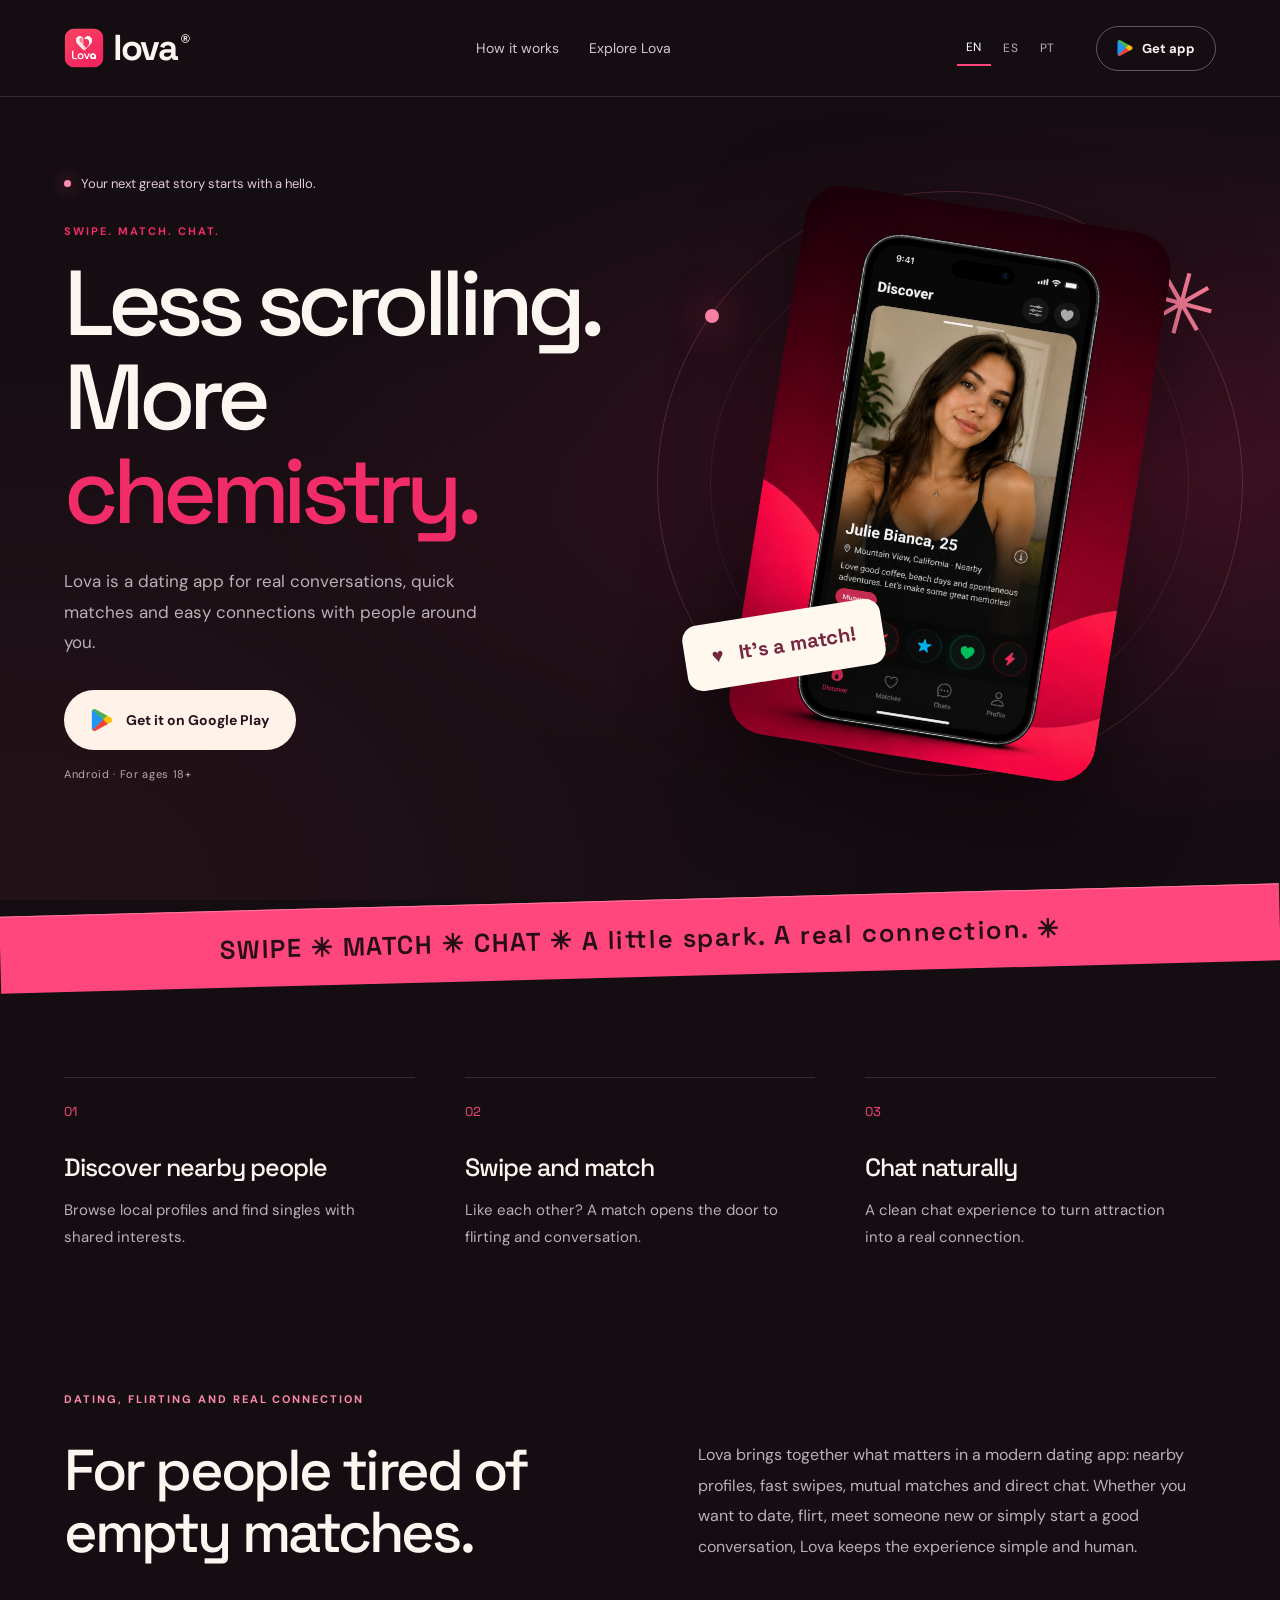
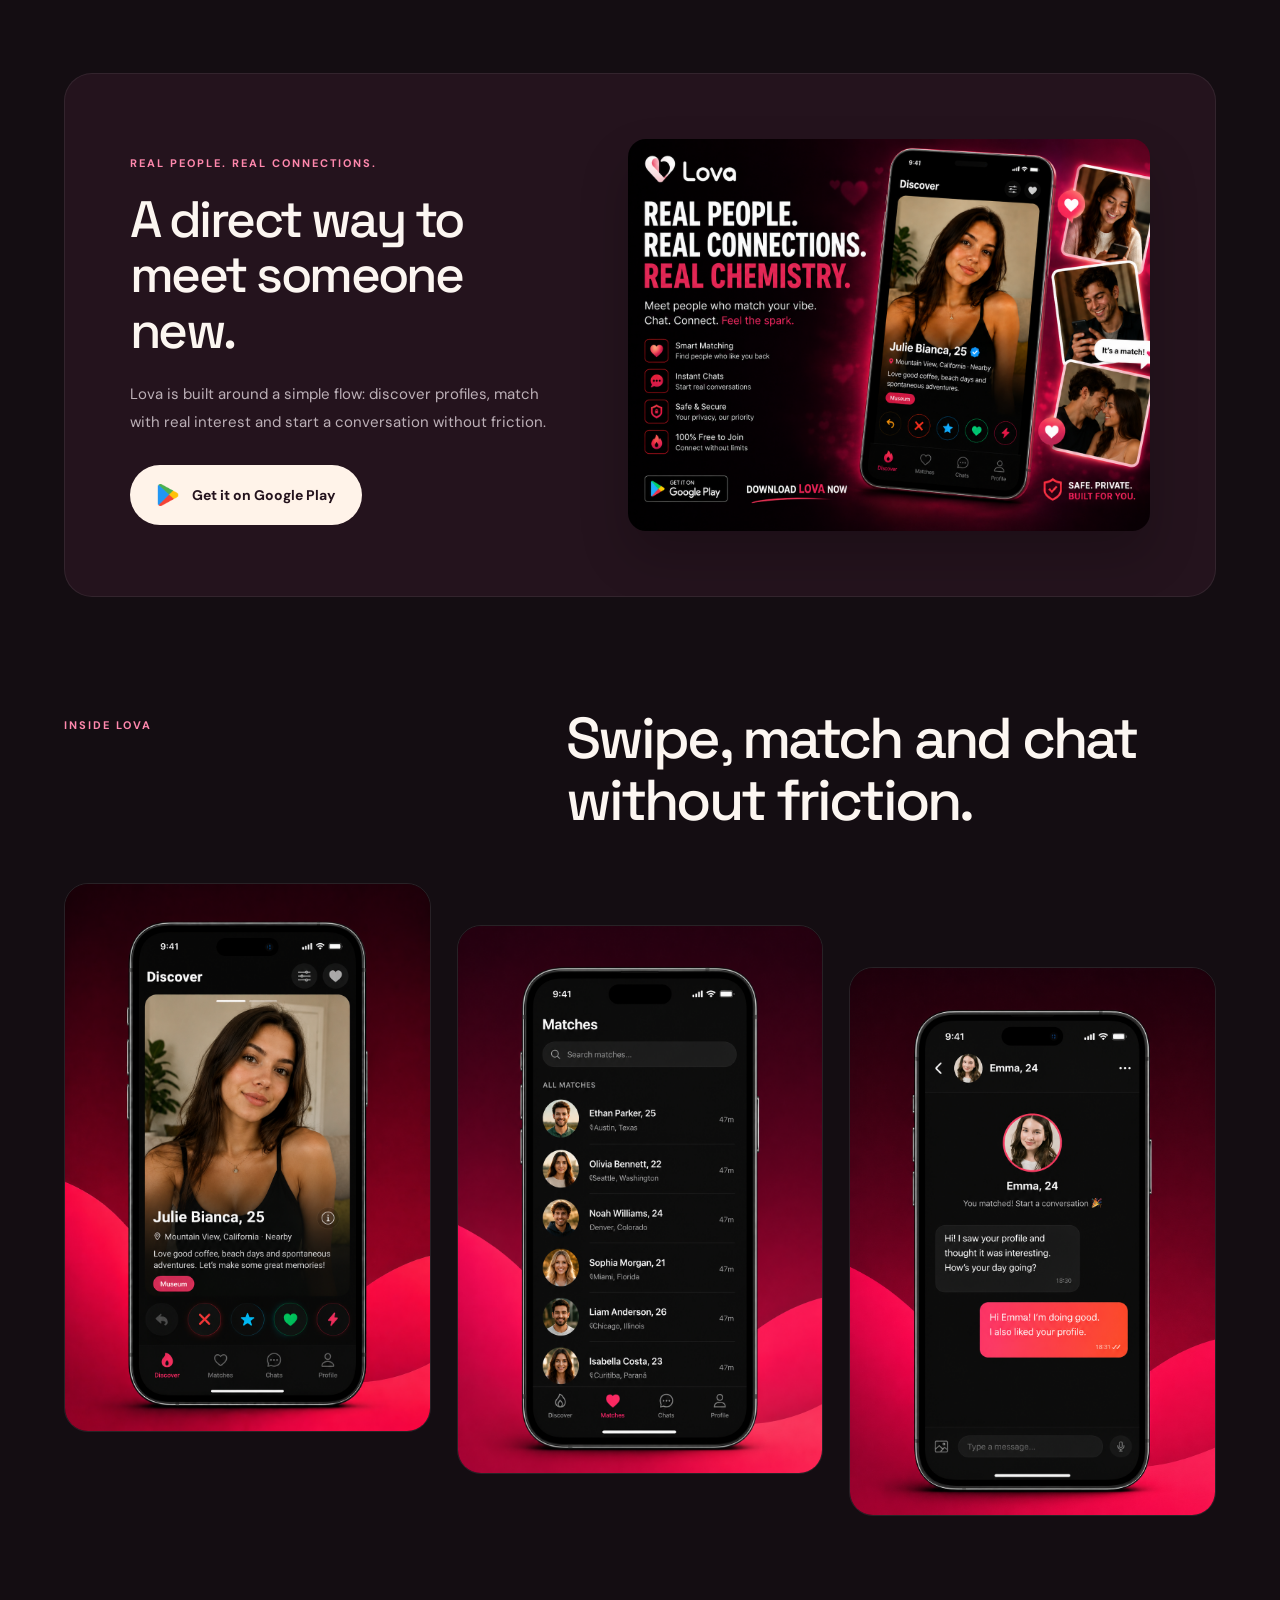
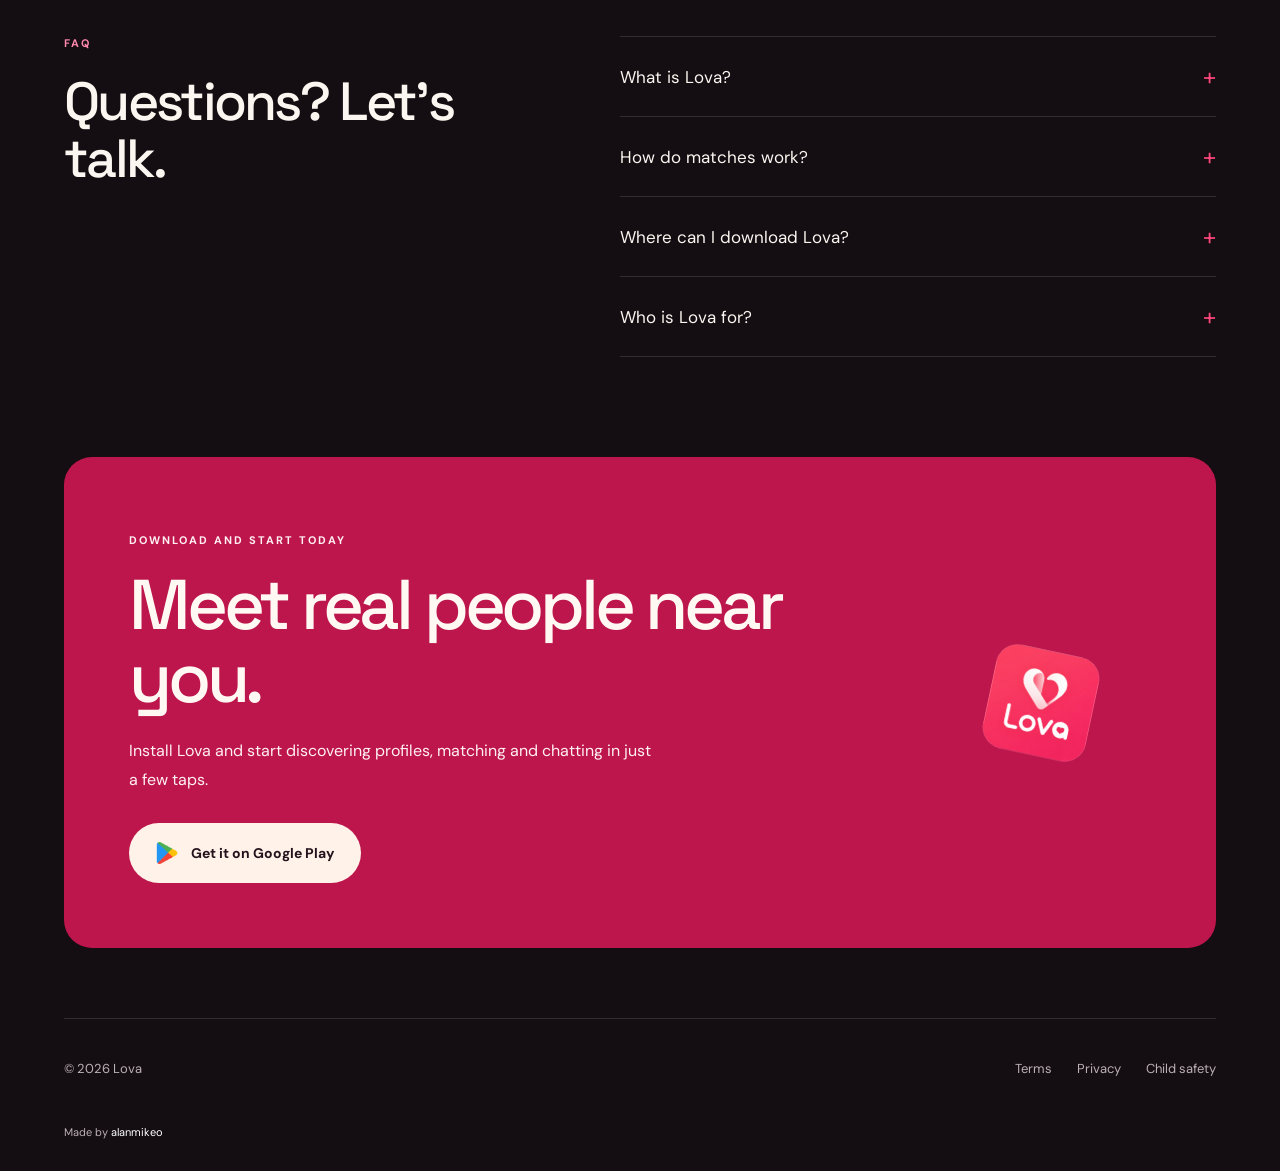
<file: index.html>
<!doctype html>
<html lang="en">
  <head>
    <meta charset="utf-8" />
    <meta name="viewport" content="width=device-width, initial-scale=1" />
    <title>Lova | Dating app to meet people nearby</title>
    <meta
      name="description"
      content="Lova is a dating app to meet people nearby: swipe, match, chat and start real conversations with people who match your vibe."
    />
    <meta name="robots" content="index, follow, max-image-preview:large" />
    <meta name="googlebot" content="index, follow, max-image-preview:large" />
    <meta name="author" content="alanmikeo" />
    <meta name="application-name" content="Lova" />
    <meta name="apple-mobile-web-app-title" content="Lova" />
    <meta name="format-detection" content="telephone=no" />
    <link rel="canonical" href="https://alanmikeo.github.io/lova-dating/" />
    <link rel="alternate" hreflang="x-default" href="https://alanmikeo.github.io/lova-dating/" />
    <link rel="alternate" hreflang="en" href="https://alanmikeo.github.io/lova-dating/" />
    <link rel="alternate" hreflang="es" href="https://alanmikeo.github.io/lova-dating/es/" />
    <link rel="alternate" hreflang="pt-BR" href="https://alanmikeo.github.io/lova-dating/pt-br/" />
    <link rel="sitemap" type="application/xml" href="https://alanmikeo.github.io/lova-dating/sitemap.xml" />
    <link rel="icon" href="lova-imgs/logo.png" />
    <link rel="apple-touch-icon" href="lova-imgs/logo.png" />
    <meta property="og:site_name" content="Lova" />
    <meta property="og:title" content="Lova | Dating app to meet people nearby" />
    <meta
      property="og:description"
      content="A dating app with swipe, match and chat to meet people nearby and start real conversations."
    />
    <meta property="og:url" content="https://alanmikeo.github.io/lova-dating/" />
    <meta property="og:image" content="https://alanmikeo.github.io/lova-dating/lova-imgs/card.png" />
    <meta property="og:image:alt" content="Lova dating app with swipe, match and chat" />
    <meta property="og:locale" content="en_US" />
    <meta property="og:type" content="website" />
    <meta name="twitter:card" content="summary_large_image" />
    <meta name="twitter:title" content="Lova | Dating app to meet people nearby" />
    <meta
      name="twitter:description"
      content="Swipe, match and chat in a dating app built to meet real people nearby."
    />
    <meta name="twitter:image" content="https://alanmikeo.github.io/lova-dating/lova-imgs/card.png" />
    <meta name="theme-color" content="#f22c68" />
    <link rel="stylesheet" href="styles.css" />
    <script type="application/ld+json">{
  "@context": "https://schema.org",
  "@graph": [
    {
      "@type": "WebSite",
      "@id": "https://alanmikeo.github.io/lova-dating/#website",
      "url": "https://alanmikeo.github.io/lova-dating/",
      "name": "Lova",
      "inLanguage": "en",
      "description": "Official landing page for Lova, a dating app to meet people nearby."
    },
    {
      "@type": "Organization",
      "@id": "https://alanmikeo.github.io/lova-dating/#organization",
      "name": "Lova",
      "url": "https://alanmikeo.github.io/lova-dating/",
      "logo": "https://alanmikeo.github.io/lova-dating/lova-imgs/logo.png",
      "sameAs": [
        "https://play.google.com/store/apps/details?id=com.alanmikeo.lova"
      ]
    },
    {
      "@type": "SoftwareApplication",
      "@id": "https://alanmikeo.github.io/lova-dating/#app",
      "name": "Lova",
      "operatingSystem": "Android",
      "applicationCategory": "SocialNetworkingApplication",
      "applicationSubCategory": "Dating app",
      "url": "https://alanmikeo.github.io/lova-dating/",
      "downloadUrl": "https://play.google.com/store/apps/details?id=com.alanmikeo.lova",
      "installUrl": "https://play.google.com/store/apps/details?id=com.alanmikeo.lova",
      "image": "https://alanmikeo.github.io/lova-dating/lova-imgs/card.png",
      "screenshot": [
        "https://alanmikeo.github.io/lova-dating/lova-imgs/swipe%20phone.png",
        "https://alanmikeo.github.io/lova-dating/lova-imgs/matches%20phone.png",
        "https://alanmikeo.github.io/lova-dating/lova-imgs/chat%20phone.png"
      ],
      "description": "Lova is a dating app to meet people nearby, swipe, match and chat with people who match your vibe.",
      "keywords": "dating app, relationship app, meet people nearby, swipe, match, chat, flirt, real connections, people nearby",
      "isAccessibleForFree": true,
      "offers": {
        "@type": "Offer",
        "price": "0",
        "priceCurrency": "USD",
        "availability": "https://schema.org/InStock",
        "url": "https://play.google.com/store/apps/details?id=com.alanmikeo.lova"
      },
      "audience": {
        "@type": "PeopleAudience",
        "suggestedMinAge": 18
      }
    },
    {
      "@type": "BreadcrumbList",
      "@id": "https://alanmikeo.github.io/lova-dating/#breadcrumb",
      "itemListElement": [
        {
          "@type": "ListItem",
          "position": 1,
          "name": "Lova",
          "item": "https://alanmikeo.github.io/lova-dating/"
        }
      ]
    },
    {
      "@type": "WebPage",
      "@id": "https://alanmikeo.github.io/lova-dating/#webpage",
      "url": "https://alanmikeo.github.io/lova-dating/",
      "name": "Lova | Dating app to meet people nearby",
      "inLanguage": "en",
      "isPartOf": {
        "@id": "https://alanmikeo.github.io/lova-dating/#website"
      }
    },
    {
      "@type": "FAQPage",
      "@id": "https://alanmikeo.github.io/lova-dating/#faq",
      "inLanguage": "en",
      "mainEntity": [
        {
          "@type": "Question",
          "name": "What is Lova?",
          "acceptedAnswer": {
            "@type": "Answer",
            "text": "Lova is a dating app to discover people nearby, match through mutual interest and start a conversation."
          }
        },
        {
          "@type": "Question",
          "name": "How do matches work?",
          "acceptedAnswer": {
            "@type": "Answer",
            "text": "Discover profiles and show your interest. When the interest is mutual, you can start chatting."
          }
        },
        {
          "@type": "Question",
          "name": "Where can I download Lova?",
          "acceptedAnswer": {
            "@type": "Answer",
            "text": "Lova is available for Android on Google Play. Use any download button on this page."
          }
        },
        {
          "@type": "Question",
          "name": "Who is Lova for?",
          "acceptedAnswer": {
            "@type": "Answer",
            "text": "Lova is intended for adults aged 18 and over."
          }
        }
      ]
    }
  ]
}</script>
  <link rel="preconnect" href="https://fonts.googleapis.com" />
<link rel="preconnect" href="https://fonts.gstatic.com" crossorigin />
<link href="https://fonts.googleapis.com/css2?family=DM+Sans:wght@400;500;600;700&family=Space+Grotesk:wght@400;500;600;700&display=swap" rel="stylesheet" />
    <script src="navigation.js" defer></script>
  </head>
  <body><a class="skip-link" href="#main">Skip to content</a>
    <header class="site-header">
      <div class="nav-shell">
        <a class="brand" href="#" aria-label="Lova">
          <img src="lova-imgs/logo.png" alt="Lova" width="1254" height="1254" />
          <span>lova<span class="brand-dot">®</span></span>
        </a>

        <nav class="section-nav" aria-label="Explore Lova"><a href="#how">How it works</a><a href="#screens">Explore Lova</a></nav><nav class="header-languages" aria-label="Language options">
          <span aria-current="page">EN</span>
          <a href="es/">ES</a>
          <a href="pt-br/">PT</a>
        </nav>

        <a
          class="header-cta"
          href="https://play.google.com/store/apps/details?id=com.alanmikeo.lova"
          rel="noopener noreferrer"
        >
          <img src="lova-imgs/google-play.png" alt="" width="512" height="512" />
          <span>Get app</span>
        </a>
      </div>
    </header>

    <main id="main">
      <section class="hero" aria-labelledby="hero-title">
        <div class="hero-inner">
          <div class="hero-content">
            <p class="hero-kicker"><span></span>Your next great story starts with a hello.</p>
            <p class="eyebrow">Swipe. Match. Chat.</p>
            <h1 id="hero-title">Less scrolling.<br>More <em>chemistry.</em></h1>
            <p class="hero-copy">
              Lova is a dating app for real conversations, quick matches and
              easy connections with people around you.
            </p>

            <div class="hero-actions" aria-label="Primary actions">
              <a
                class="store-button store-button-light"
                href="https://play.google.com/store/apps/details?id=com.alanmikeo.lova"
                rel="noopener noreferrer"
              >
                <img class="play-mark" src="lova-imgs/google-play.png" alt="" width="512" height="512" />
                Get it on Google Play
              </a>
            </div><p class="download-note">Android · For ages 18+</p>
          </div>

          <div class="hero-showcase" aria-hidden="true"><div class="orbit orbit-one"></div><div class="orbit orbit-two"></div><span class="spark-symbol">✳</span><img src="lova-imgs/swipe phone.png" alt="" fetchpriority="high" width="1024" height="1536" /><span class="match-label">♥ &nbsp; It’s a match!</span>
          </div>
        </div>
      </section>

      <div class="marquee" aria-hidden="true"><span>SWIPE ✳ MATCH ✳ CHAT ✳ A little spark. A real connection. ✳</span></div><section id="how" class="proof" aria-label="App overview">
        <div>
          <span>01</span>
          <h2>Discover nearby people</h2>
          <p>Browse local profiles and find singles with shared interests.</p>
        </div>
        <div>
          <span>02</span>
          <h2>Swipe and match</h2>
          <p>Like each other? A match opens the door to flirting and conversation.</p>
        </div>
        <div>
          <span>03</span>
          <h2>Chat naturally</h2>
          <p>A clean chat experience to turn attraction into a real connection.</p>
        </div>
      </section>

      <section class="seo-strip" aria-labelledby="seo-title">
        <p class="eyebrow">Dating, flirting and real connection</p>
        <h2 id="seo-title">For people tired of empty matches.</h2>
        <p>
          Lova brings together what matters in a modern dating app: nearby
          profiles, fast swipes, mutual matches and direct chat. Whether you
          want to date, flirt, meet someone new or simply start a good
          conversation, Lova keeps the experience simple and human.
        </p>
      </section>

      <section class="promo-card" aria-labelledby="promo-title">
        <div class="promo-copy">
          <p class="eyebrow">Real people. Real connections.</p>
          <h2 id="promo-title">A direct way to meet someone new.</h2>
          <p>
            Lova is built around a simple flow: discover profiles, match with
            real interest and start a conversation without friction.
          </p>
          <a
            class="store-button store-button-light"
            href="https://play.google.com/store/apps/details?id=com.alanmikeo.lova"
            rel="noopener noreferrer"
          >
            <img class="play-mark" src="lova-imgs/google-play.png" alt="" width="512" height="512" />
            Get it on Google Play
          </a>
        </div>

        <img
          class="promo-image"
          src="lova-imgs/card.png"
          alt="Promotional card for Lova, a dating app with swipe, match and chat"
          loading="lazy"
        width="1448" height="1086" />
      </section>

      <section id="screens" class="screens" aria-label="Lova app screens">
        <div class="section-title">
          <p>Inside Lova</p>
          <h2>Swipe, match and chat without friction.</h2>
        </div>

        <div class="screen-row">
          <img src="lova-imgs/swipe phone.png" alt="Swipe screen to discover people nearby on Lova" loading="lazy" width="1024" height="1536" />
          <img src="lova-imgs/matches phone.png" alt="Matches screen in the Lova dating app" loading="lazy" width="1024" height="1536" />
          <img src="lova-imgs/chat phone.png" alt="Chat screen to talk with matches on Lova" loading="lazy" width="1024" height="1536" />
        </div>
      </section>

      <section class="faq" aria-labelledby="faq-title"><p class="eyebrow">FAQ</p><h2 id="faq-title">Questions? Let’s talk.</h2><details><summary>What is Lova?<span aria-hidden="true">+</span></summary><p>Lova is a dating app to discover people nearby, match through mutual interest and start a conversation.</p></details><details><summary>How do matches work?<span aria-hidden="true">+</span></summary><p>Discover profiles and show your interest. When the interest is mutual, you can start chatting.</p></details><details><summary>Where can I download Lova?<span aria-hidden="true">+</span></summary><p>Lova is available for Android on Google Play. Use any download button on this page.</p></details><details><summary>Who is Lova for?<span aria-hidden="true">+</span></summary><p>Lova is intended for adults aged 18 and over.</p></details></section><section class="final-cta" aria-labelledby="final-title">
        <div class="final-cta-inner">
          <div class="final-copy">
            <p class="eyebrow">Download and start today</p>
            <h2 id="final-title">Meet real people near you.</h2>
            <p>
              Install Lova and start discovering profiles, matching and
              chatting in just a few taps.
            </p>

            <a
              class="store-button store-button-light"
              href="https://play.google.com/store/apps/details?id=com.alanmikeo.lova"
              rel="noopener noreferrer"
            >
              <img class="play-mark" src="lova-imgs/google-play.png" alt="" width="512" height="512" />
              Get it on Google Play
            </a>
          </div>

          <div class="final-mark" aria-hidden="true">
            <img src="lova-imgs/nobg.png" alt="" loading="lazy" width="1024" height="1024" />
          </div>
        </div>
      </section>
    </main>

    <footer class="site-footer">
      <div class="footer-main">
        <p>© 2026 Lova</p>
        <div class="footer-links">
          <a href="https://alanmikeo.github.io/lova-legal/#terms">Terms</a>
          <a href="https://alanmikeo.github.io/lova-legal/#privacy">Privacy</a>
          <a href="https://alanmikeo.github.io/lova-legal/#child-safety">Child safety</a>
        </div>
      </div>

      <div class="developer-credit">
        <a href="https://alanmikeo.github.io" target="_blank" rel="noopener">
          Made by <span>alanmikeo</span>
        </a>
      </div>

    </footer>
  </body>
</html>
</file>
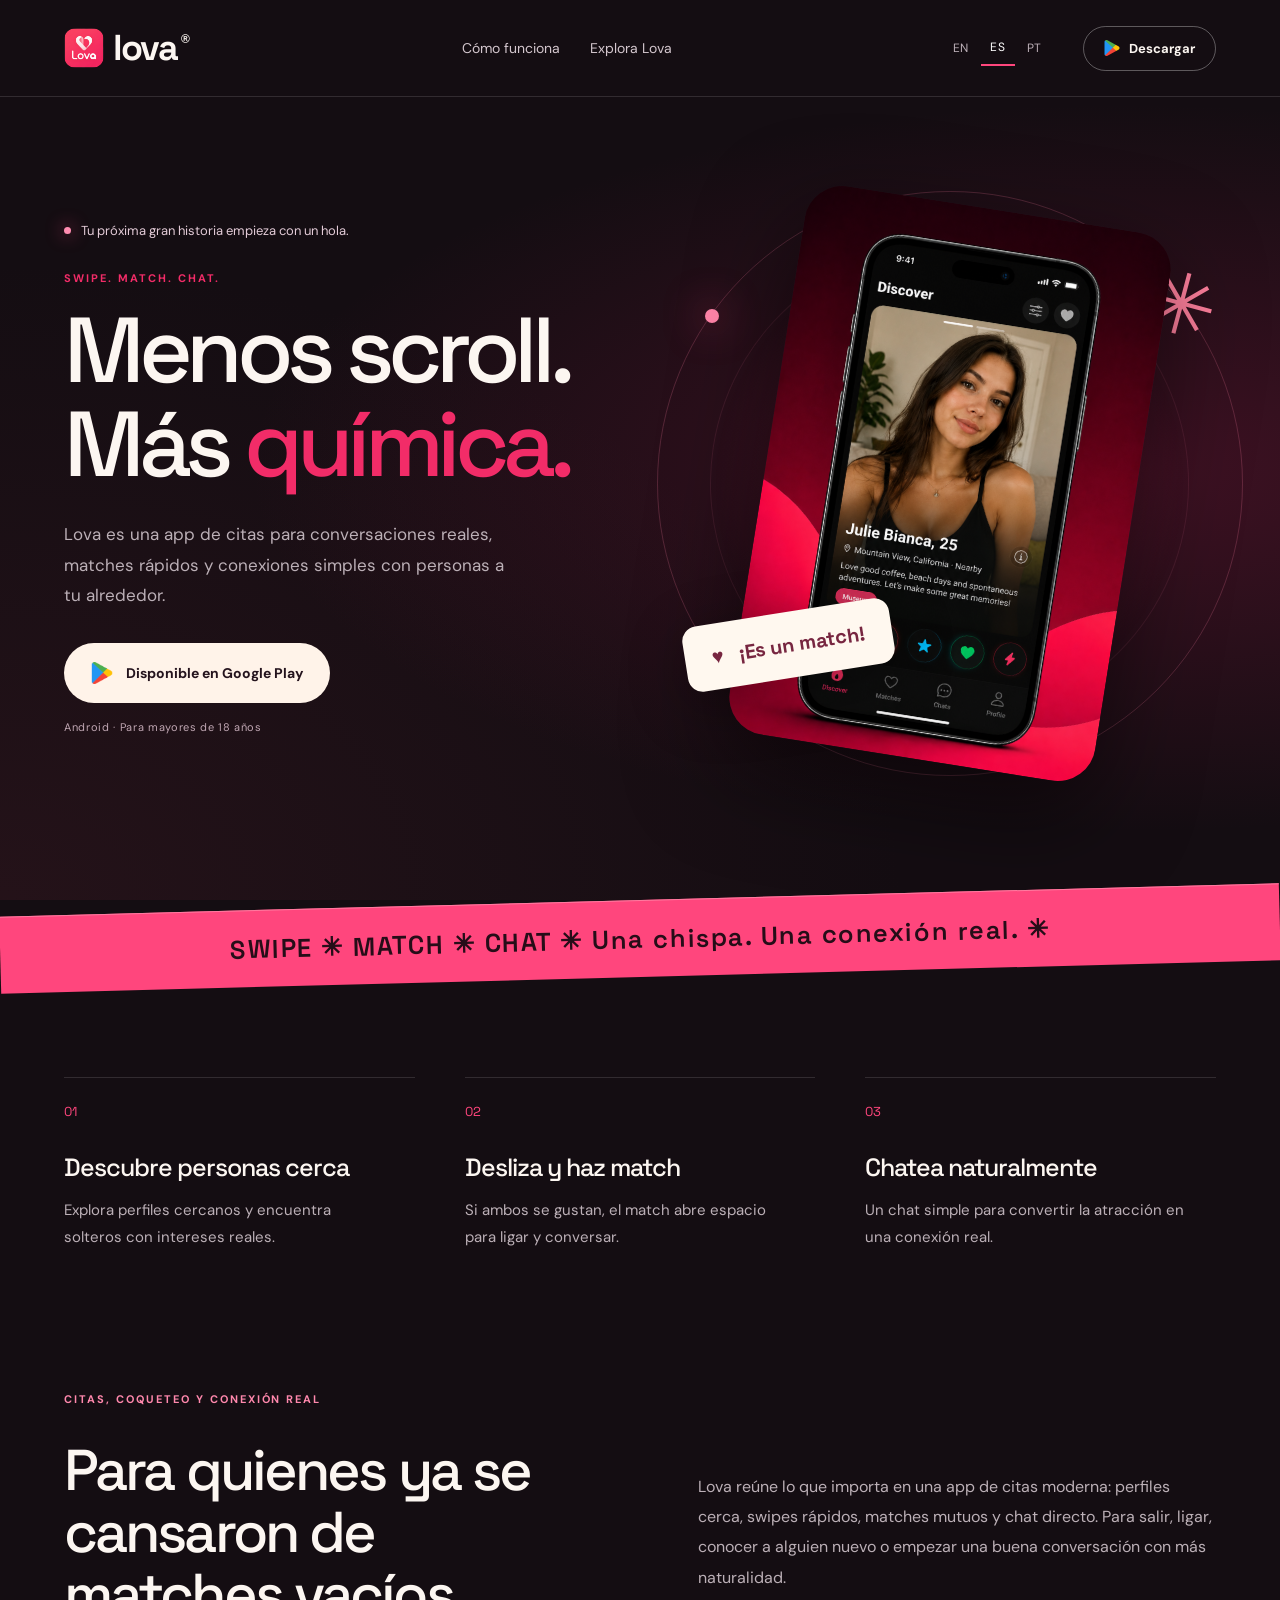
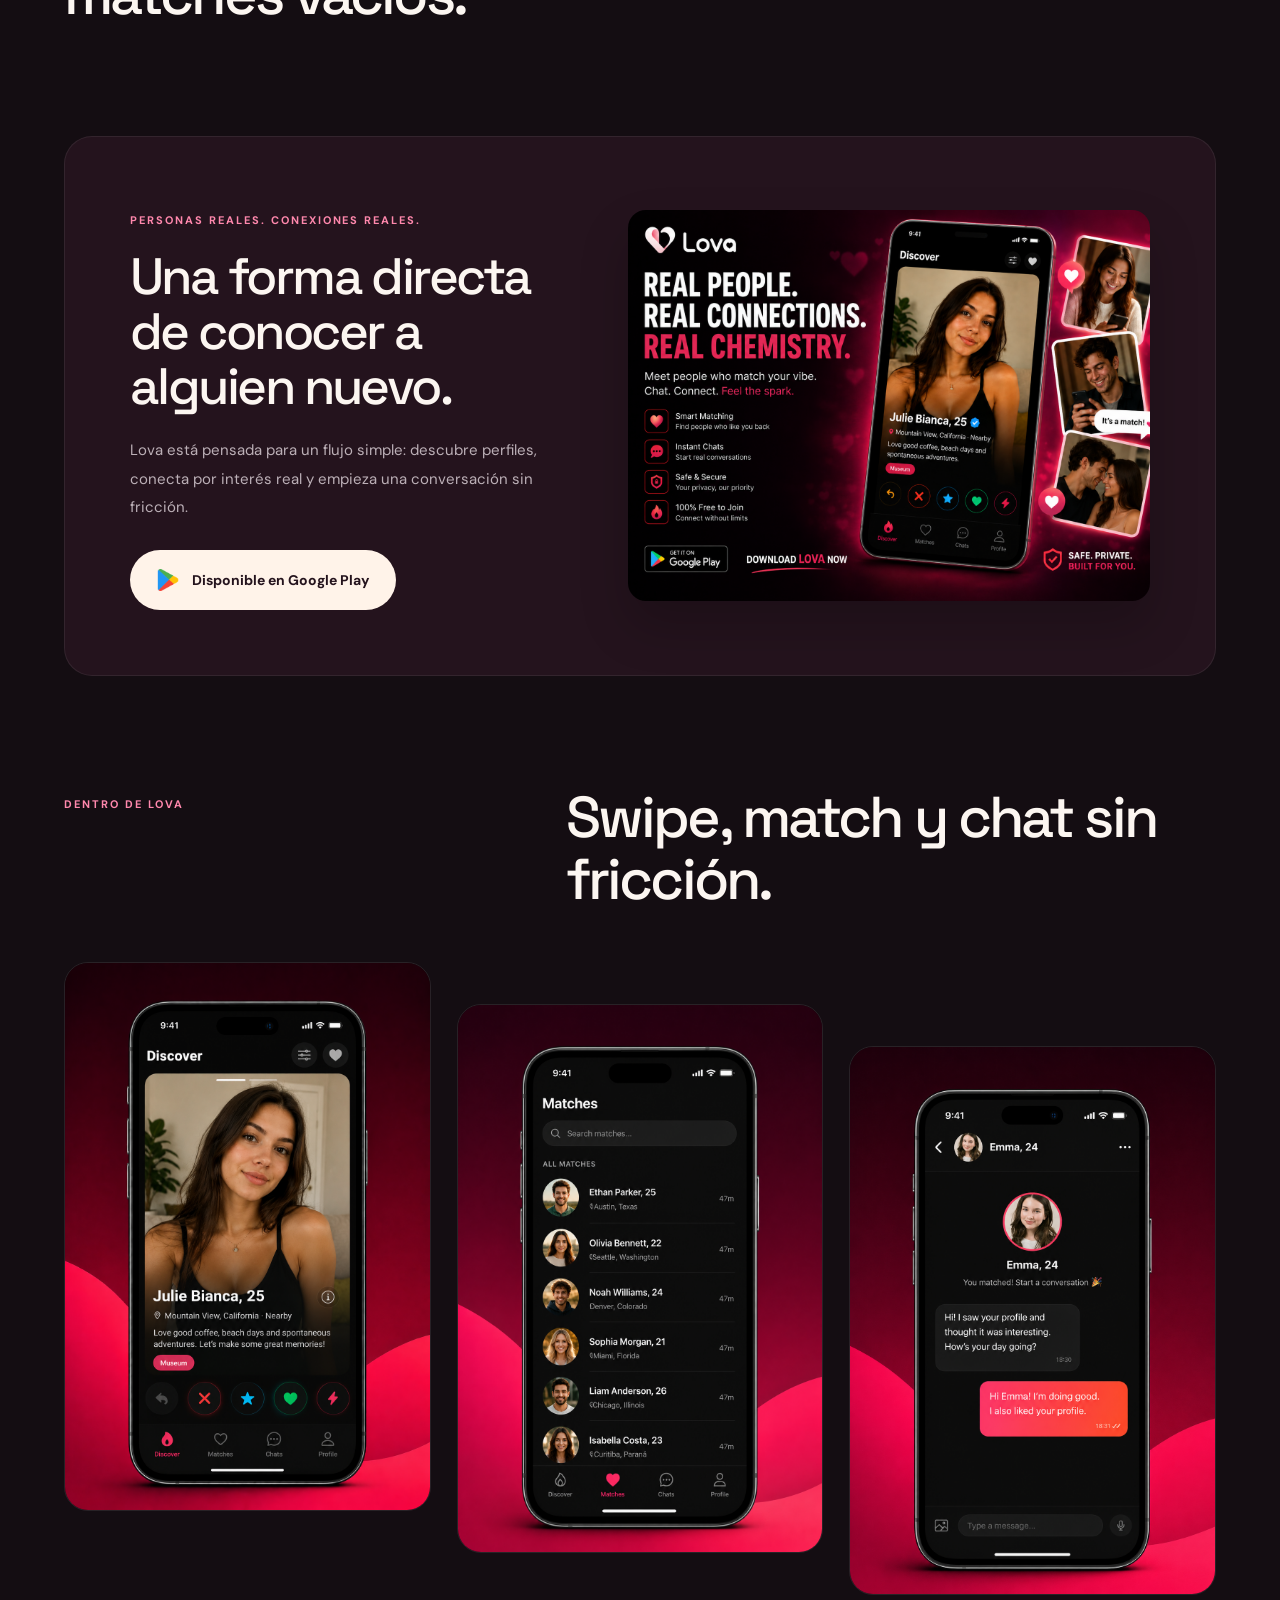
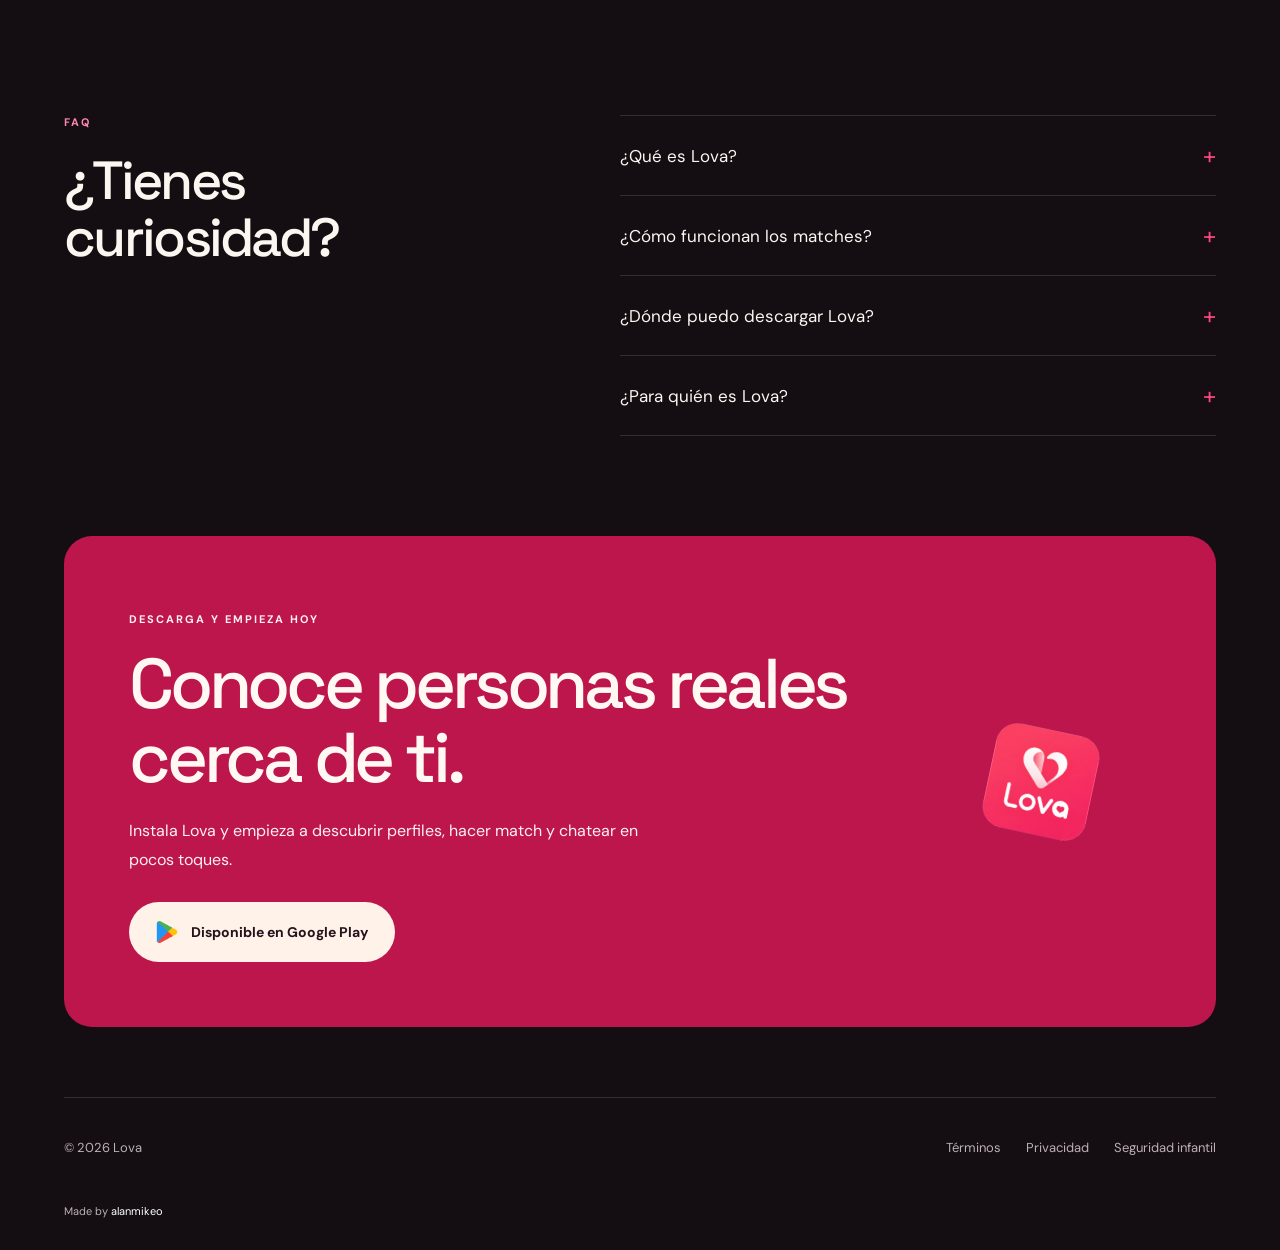
<file: es/index.html>
<!doctype html>
<html lang="es">
  <head>
    <meta charset="utf-8" />
    <meta name="viewport" content="width=device-width, initial-scale=1" />
    <title>Lova | App de citas para conocer personas cerca</title>
    <meta
      name="description"
      content="Lova es una app de citas para conocer personas cerca: desliza, haz match, chatea y empieza conversaciones reales."
    />
    <meta name="robots" content="index, follow, max-image-preview:large" />
    <meta name="googlebot" content="index, follow, max-image-preview:large" />
    <meta name="author" content="alanmikeo" />
    <meta name="application-name" content="Lova" />
    <meta name="apple-mobile-web-app-title" content="Lova" />
    <meta name="format-detection" content="telephone=no" />
    <link rel="canonical" href="https://alanmikeo.github.io/lova-dating/es/" />
    <link rel="alternate" hreflang="x-default" href="https://alanmikeo.github.io/lova-dating/" />
    <link rel="alternate" hreflang="en" href="https://alanmikeo.github.io/lova-dating/" />
    <link rel="alternate" hreflang="es" href="https://alanmikeo.github.io/lova-dating/es/" />
    <link rel="alternate" hreflang="pt-BR" href="https://alanmikeo.github.io/lova-dating/pt-br/" />
    <link rel="sitemap" type="application/xml" href="https://alanmikeo.github.io/lova-dating/sitemap.xml" />
    <link rel="icon" href="../lova-imgs/logo.png" />
    <link rel="apple-touch-icon" href="../lova-imgs/logo.png" />
    <meta property="og:site_name" content="Lova" />
    <meta property="og:title" content="Lova | App de citas para conocer personas cerca" />
    <meta
      property="og:description"
      content="Una app de citas con swipe, match y chat para conocer personas cerca y empezar conversaciones reales."
    />
    <meta property="og:url" content="https://alanmikeo.github.io/lova-dating/es/" />
    <meta property="og:image" content="https://alanmikeo.github.io/lova-dating/lova-imgs/card.png" />
    <meta property="og:image:alt" content="Lova app de citas con swipe, match y chat" />
    <meta property="og:locale" content="es_ES" />
    <meta property="og:type" content="website" />
    <meta name="twitter:card" content="summary_large_image" />
    <meta name="twitter:title" content="Lova | App de citas para conocer personas cerca" />
    <meta
      name="twitter:description"
      content="Swipe, match y chat en una app de citas creada para conocer personas reales cerca."
    />
    <meta name="twitter:image" content="https://alanmikeo.github.io/lova-dating/lova-imgs/card.png" />
    <meta name="theme-color" content="#f22c68" />
    <link rel="stylesheet" href="../styles.css" />
    <script type="application/ld+json">{
  "@context": "https://schema.org",
  "@graph": [
    {
      "@type": "WebSite",
      "@id": "https://alanmikeo.github.io/lova-dating/es/#website",
      "url": "https://alanmikeo.github.io/lova-dating/es/",
      "name": "Lova",
      "inLanguage": "es",
      "description": "Página oficial de Lova, una app de citas para conocer personas cerca."
    },
    {
      "@type": "SoftwareApplication",
      "@id": "https://alanmikeo.github.io/lova-dating/es/#app",
      "name": "Lova",
      "operatingSystem": "Android",
      "applicationCategory": "SocialNetworkingApplication",
      "applicationSubCategory": "Dating app",
      "url": "https://alanmikeo.github.io/lova-dating/es/",
      "downloadUrl": "https://play.google.com/store/apps/details?id=com.alanmikeo.lova",
      "installUrl": "https://play.google.com/store/apps/details?id=com.alanmikeo.lova",
      "image": "https://alanmikeo.github.io/lova-dating/lova-imgs/card.png",
      "description": "Lova es una app de citas para conocer personas cerca, deslizar, hacer match y chatear con personas que conectan contigo.",
      "keywords": "app de citas, app de relaciones, conocer personas cerca, swipe, match, chat, ligar, conexiones reales",
      "isAccessibleForFree": true,
      "offers": {
        "@type": "Offer",
        "price": "0",
        "priceCurrency": "USD",
        "availability": "https://schema.org/InStock",
        "url": "https://play.google.com/store/apps/details?id=com.alanmikeo.lova"
      },
      "audience": {
        "@type": "PeopleAudience",
        "suggestedMinAge": 18
      }
    },
    {
      "@type": "WebPage",
      "@id": "https://alanmikeo.github.io/lova-dating/es/#webpage",
      "url": "https://alanmikeo.github.io/lova-dating/es/",
      "name": "Lova | App de citas para conocer personas cerca",
      "inLanguage": "es",
      "isPartOf": {
        "@id": "https://alanmikeo.github.io/lova-dating/#website"
      }
    },
    {
      "@type": "FAQPage",
      "@id": "https://alanmikeo.github.io/lova-dating/es/#faq",
      "inLanguage": "es",
      "mainEntity": [
        {
          "@type": "Question",
          "name": "¿Qué es Lova?",
          "acceptedAnswer": {
            "@type": "Answer",
            "text": "Lova es una app de citas para descubrir personas cerca, hacer match por interés mutuo y empezar una conversación."
          }
        },
        {
          "@type": "Question",
          "name": "¿Cómo funcionan los matches?",
          "acceptedAnswer": {
            "@type": "Answer",
            "text": "Explora perfiles y muestra tu interés. Cuando el interés es mutuo, pueden empezar a conversar."
          }
        },
        {
          "@type": "Question",
          "name": "¿Dónde puedo descargar Lova?",
          "acceptedAnswer": {
            "@type": "Answer",
            "text": "Lova está disponible para Android en Google Play. Usa cualquier botón de descarga de esta página."
          }
        },
        {
          "@type": "Question",
          "name": "¿Para quién es Lova?",
          "acceptedAnswer": {
            "@type": "Answer",
            "text": "Lova está dirigido a personas de 18 años o más."
          }
        }
      ]
    }
  ]
}</script>
  <link rel="preconnect" href="https://fonts.googleapis.com" />
<link rel="preconnect" href="https://fonts.gstatic.com" crossorigin />
<link href="https://fonts.googleapis.com/css2?family=DM+Sans:wght@400;500;600;700&family=Space+Grotesk:wght@400;500;600;700&display=swap" rel="stylesheet" />
    <script src="../navigation.js" defer></script>
  </head>
  <body><a class="skip-link" href="#main">Saltar al contenido</a>
    <header class="site-header">
      <div class="nav-shell">
        <a class="brand" href="#" aria-label="Lova">
          <img src="../lova-imgs/logo.png" alt="Lova" width="1254" height="1254" />
          <span>lova<span class="brand-dot">®</span></span>
        </a>

        <nav class="section-nav" aria-label="Explora Lova"><a href="#how">Cómo funciona</a><a href="#screens">Explora Lova</a></nav><nav class="header-languages" aria-label="Opciones de idioma">
          <a href="../">EN</a>
          <span aria-current="page">ES</span>
          <a href="../pt-br/">PT</a>
        </nav>

        <a
          class="header-cta"
          href="https://play.google.com/store/apps/details?id=com.alanmikeo.lova"
          rel="noopener noreferrer"
        >
          <img src="../lova-imgs/google-play.png" alt="" width="512" height="512" />
          <span>Descargar</span>
        </a>
      </div>
    </header>

    <main id="main">
      <section class="hero" aria-labelledby="hero-title">
        <div class="hero-inner">
          <div class="hero-content">
            <p class="hero-kicker"><span></span>Tu próxima gran historia empieza con un hola.</p>
            <p class="eyebrow">Swipe. Match. Chat.</p>
            <h1 id="hero-title">Menos scroll.<br>Más <em>química.</em></h1>
            <p class="hero-copy">
              Lova es una app de citas para conversaciones reales, matches
              rápidos y conexiones simples con personas a tu alrededor.
            </p>

            <div class="hero-actions" aria-label="Acciones principales">
              <a
                class="store-button store-button-light"
                href="https://play.google.com/store/apps/details?id=com.alanmikeo.lova"
                rel="noopener noreferrer"
              >
                <img class="play-mark" src="../lova-imgs/google-play.png" alt="" width="512" height="512" />
                Disponible en Google Play
              </a>
            </div><p class="download-note">Android · Para mayores de 18 años</p>
          </div>

          <div class="hero-showcase" aria-hidden="true"><div class="orbit orbit-one"></div><div class="orbit orbit-two"></div><span class="spark-symbol">✳</span><img src="../lova-imgs/swipe phone.png" alt="" fetchpriority="high" width="1024" height="1536" /><span class="match-label">♥ &nbsp; ¡Es un match!</span>
          </div>
        </div>
      </section>

      <div class="marquee" aria-hidden="true"><span>SWIPE ✳ MATCH ✳ CHAT ✳ Una chispa. Una conexión real. ✳</span></div><section id="how" class="proof" aria-label="Resumen de la app">
        <div>
          <span>01</span>
          <h2>Descubre personas cerca</h2>
          <p>Explora perfiles cercanos y encuentra solteros con intereses reales.</p>
        </div>
        <div>
          <span>02</span>
          <h2>Desliza y haz match</h2>
          <p>Si ambos se gustan, el match abre espacio para ligar y conversar.</p>
        </div>
        <div>
          <span>03</span>
          <h2>Chatea naturalmente</h2>
          <p>Un chat simple para convertir la atracción en una conexión real.</p>
        </div>
      </section>

      <section class="seo-strip" aria-labelledby="seo-title">
        <p class="eyebrow">Citas, coqueteo y conexión real</p>
        <h2 id="seo-title">Para quienes ya se cansaron de matches vacíos.</h2>
        <p>
          Lova reúne lo que importa en una app de citas moderna: perfiles cerca,
          swipes rápidos, matches mutuos y chat directo. Para salir, ligar,
          conocer a alguien nuevo o empezar una buena conversación con más
          naturalidad.
        </p>
      </section>

      <section class="promo-card" aria-labelledby="promo-title">
        <div class="promo-copy">
          <p class="eyebrow">Personas reales. Conexiones reales.</p>
          <h2 id="promo-title">Una forma directa de conocer a alguien nuevo.</h2>
          <p>
            Lova está pensada para un flujo simple: descubre perfiles, conecta
            por interés real y empieza una conversación sin fricción.
          </p>
          <a
            class="store-button store-button-light"
            href="https://play.google.com/store/apps/details?id=com.alanmikeo.lova"
            rel="noopener noreferrer"
          >
            <img class="play-mark" src="../lova-imgs/google-play.png" alt="" width="512" height="512" />
            Disponible en Google Play
          </a>
        </div>

        <img
          class="promo-image"
          src="../lova-imgs/card.png"
          alt="Card promocional de Lova, app de citas con swipe, match y chat"
          loading="lazy"
        width="1448" height="1086" />
      </section>

      <section id="screens" class="screens" aria-label="Pantallas de Lova">
        <div class="section-title">
          <p>Dentro de Lova</p>
          <h2>Swipe, match y chat sin fricción.</h2>
        </div>

        <div class="screen-row">
          <img src="../lova-imgs/swipe phone.png" alt="Pantalla de swipe para descubrir personas cerca en Lova" loading="lazy" width="1024" height="1536" />
          <img src="../lova-imgs/matches phone.png" alt="Pantalla de matches en la app de citas Lova" loading="lazy" width="1024" height="1536" />
          <img src="../lova-imgs/chat phone.png" alt="Pantalla de chat para conversar con matches en Lova" loading="lazy" width="1024" height="1536" />
        </div>
      </section>

      <section class="faq" aria-labelledby="faq-title"><p class="eyebrow">FAQ</p><h2 id="faq-title">¿Tienes curiosidad?</h2><details><summary>¿Qué es Lova?<span aria-hidden="true">+</span></summary><p>Lova es una app de citas para descubrir personas cerca, hacer match por interés mutuo y empezar una conversación.</p></details><details><summary>¿Cómo funcionan los matches?<span aria-hidden="true">+</span></summary><p>Explora perfiles y muestra tu interés. Cuando el interés es mutuo, pueden empezar a conversar.</p></details><details><summary>¿Dónde puedo descargar Lova?<span aria-hidden="true">+</span></summary><p>Lova está disponible para Android en Google Play. Usa cualquier botón de descarga de esta página.</p></details><details><summary>¿Para quién es Lova?<span aria-hidden="true">+</span></summary><p>Lova está dirigido a personas de 18 años o más.</p></details></section><section class="final-cta" aria-labelledby="final-title">
        <div class="final-cta-inner">
          <div class="final-copy">
            <p class="eyebrow">Descarga y empieza hoy</p>
            <h2 id="final-title">Conoce personas reales cerca de ti.</h2>
            <p>
              Instala Lova y empieza a descubrir perfiles, hacer match y chatear
              en pocos toques.
            </p>

            <a
              class="store-button store-button-light"
              href="https://play.google.com/store/apps/details?id=com.alanmikeo.lova"
              rel="noopener noreferrer"
            >
              <img class="play-mark" src="../lova-imgs/google-play.png" alt="" width="512" height="512" />
              Disponible en Google Play
            </a>
          </div>

          <div class="final-mark" aria-hidden="true">
            <img src="../lova-imgs/nobg.png" alt="" loading="lazy" width="1024" height="1024" />
          </div>
        </div>
      </section>
    </main>

    <footer class="site-footer">
      <div class="footer-main">
        <p>© 2026 Lova</p>
        <div class="footer-links">
          <a href="https://alanmikeo.github.io/lova-legal/#terms">Términos</a>
          <a href="https://alanmikeo.github.io/lova-legal/#privacy">Privacidad</a>
          <a href="https://alanmikeo.github.io/lova-legal/#child-safety">Seguridad infantil</a>
        </div>
      </div>

      <div class="developer-credit">
        <a href="https://alanmikeo.github.io" target="_blank" rel="noopener">
          Made by <span>alanmikeo</span>
        </a>
      </div>

    </footer>
  </body>
</html>
</file>
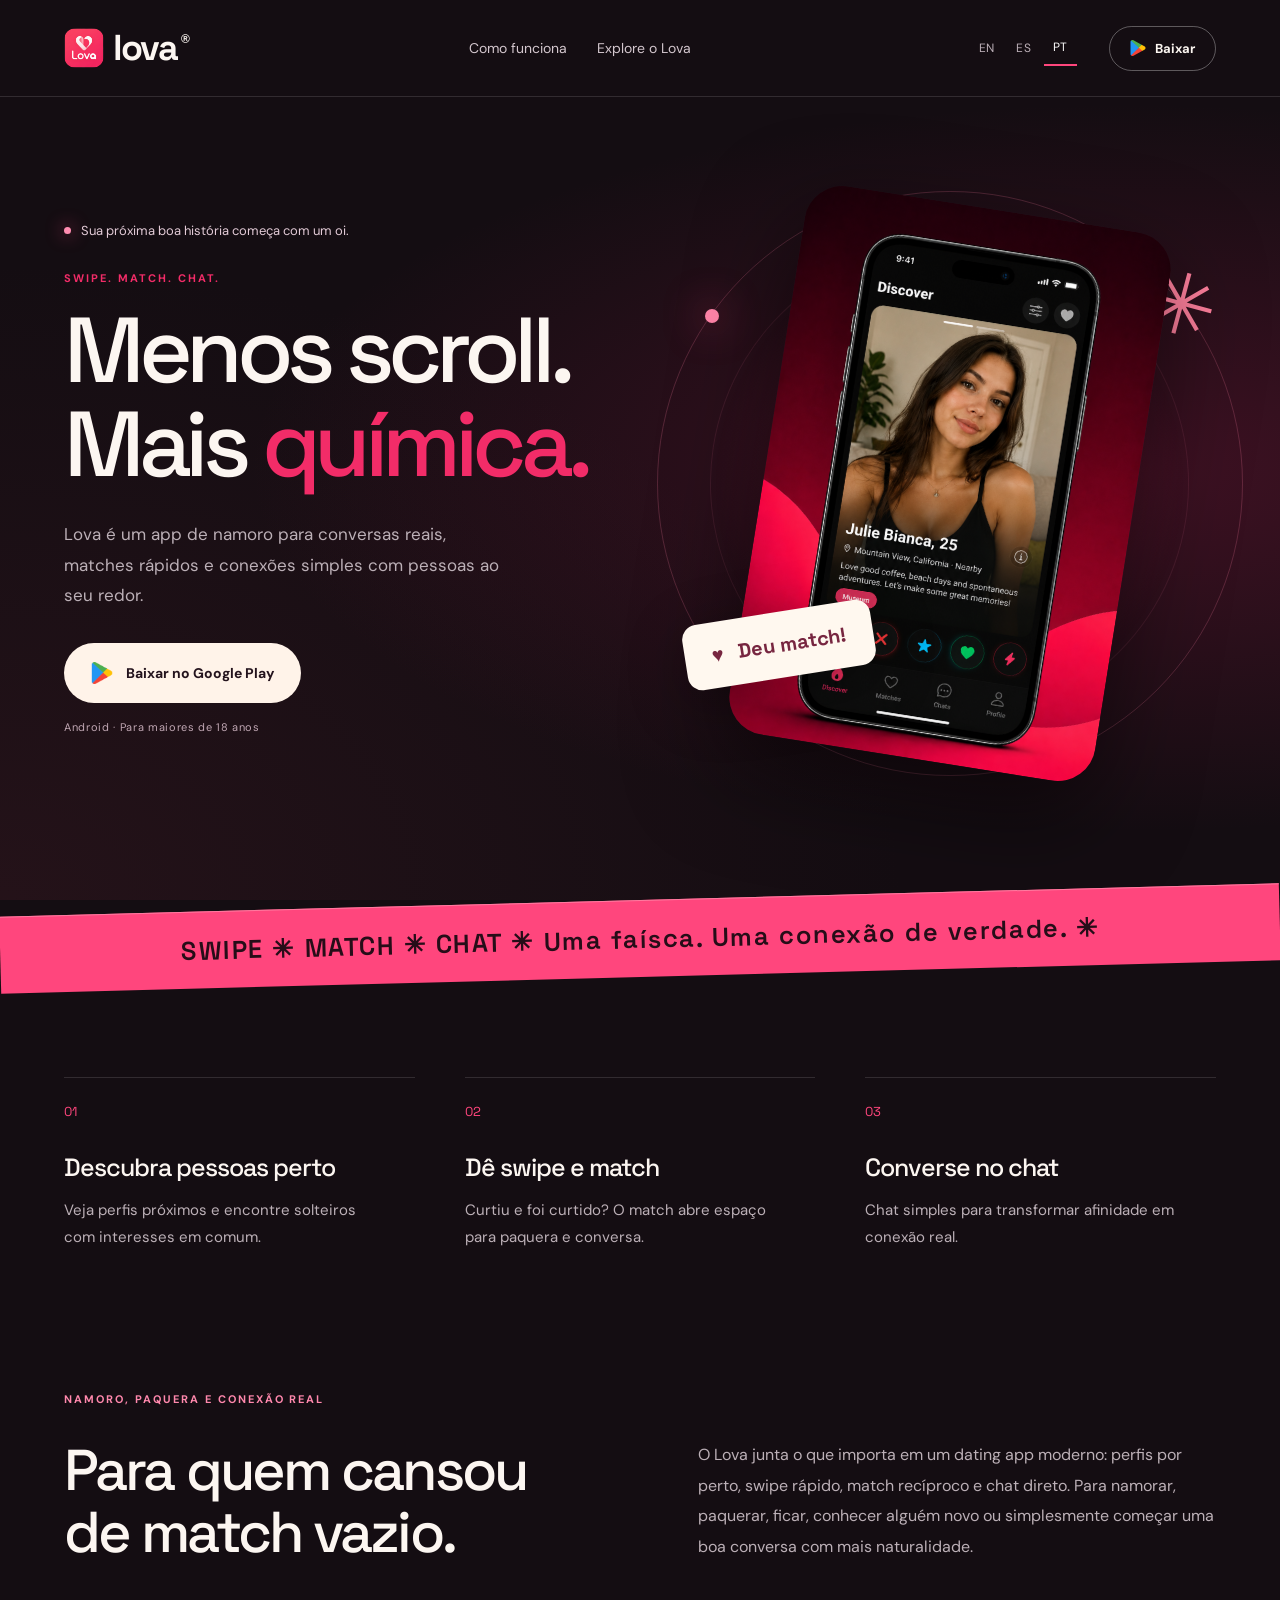
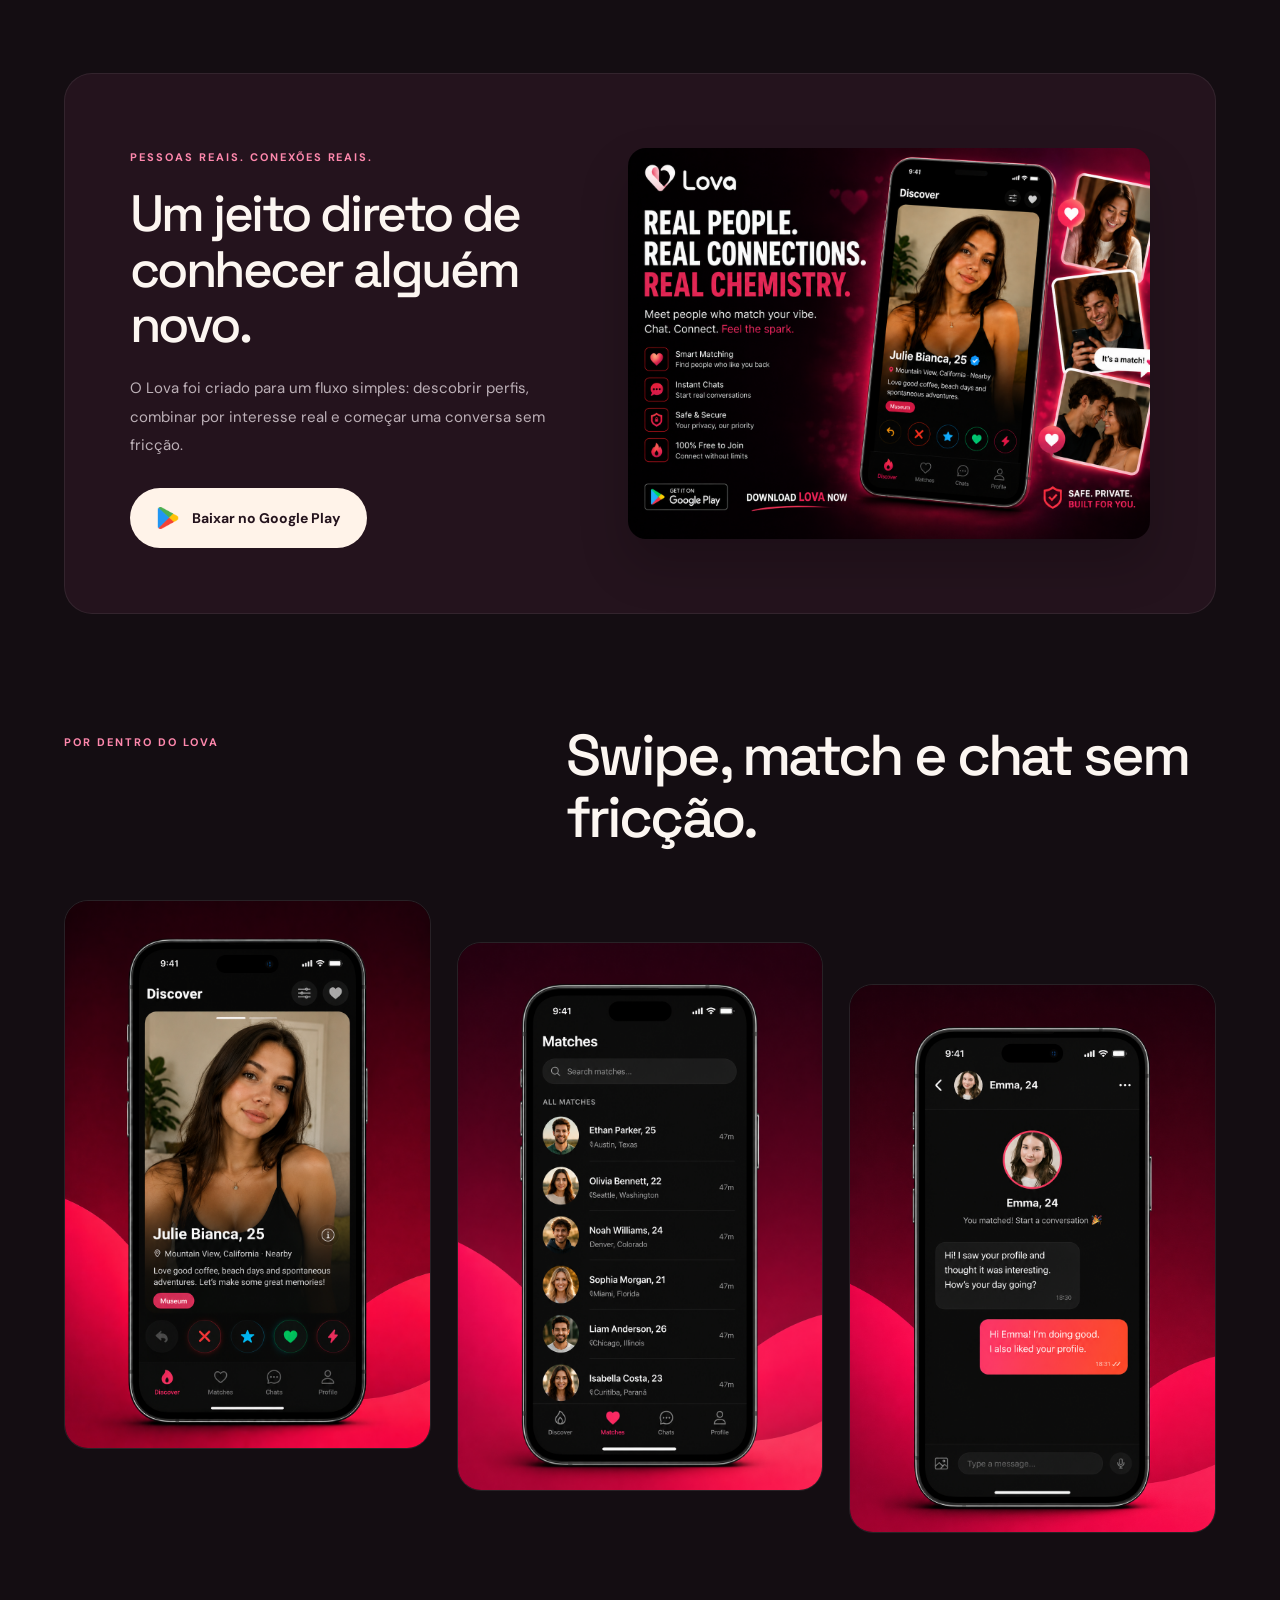
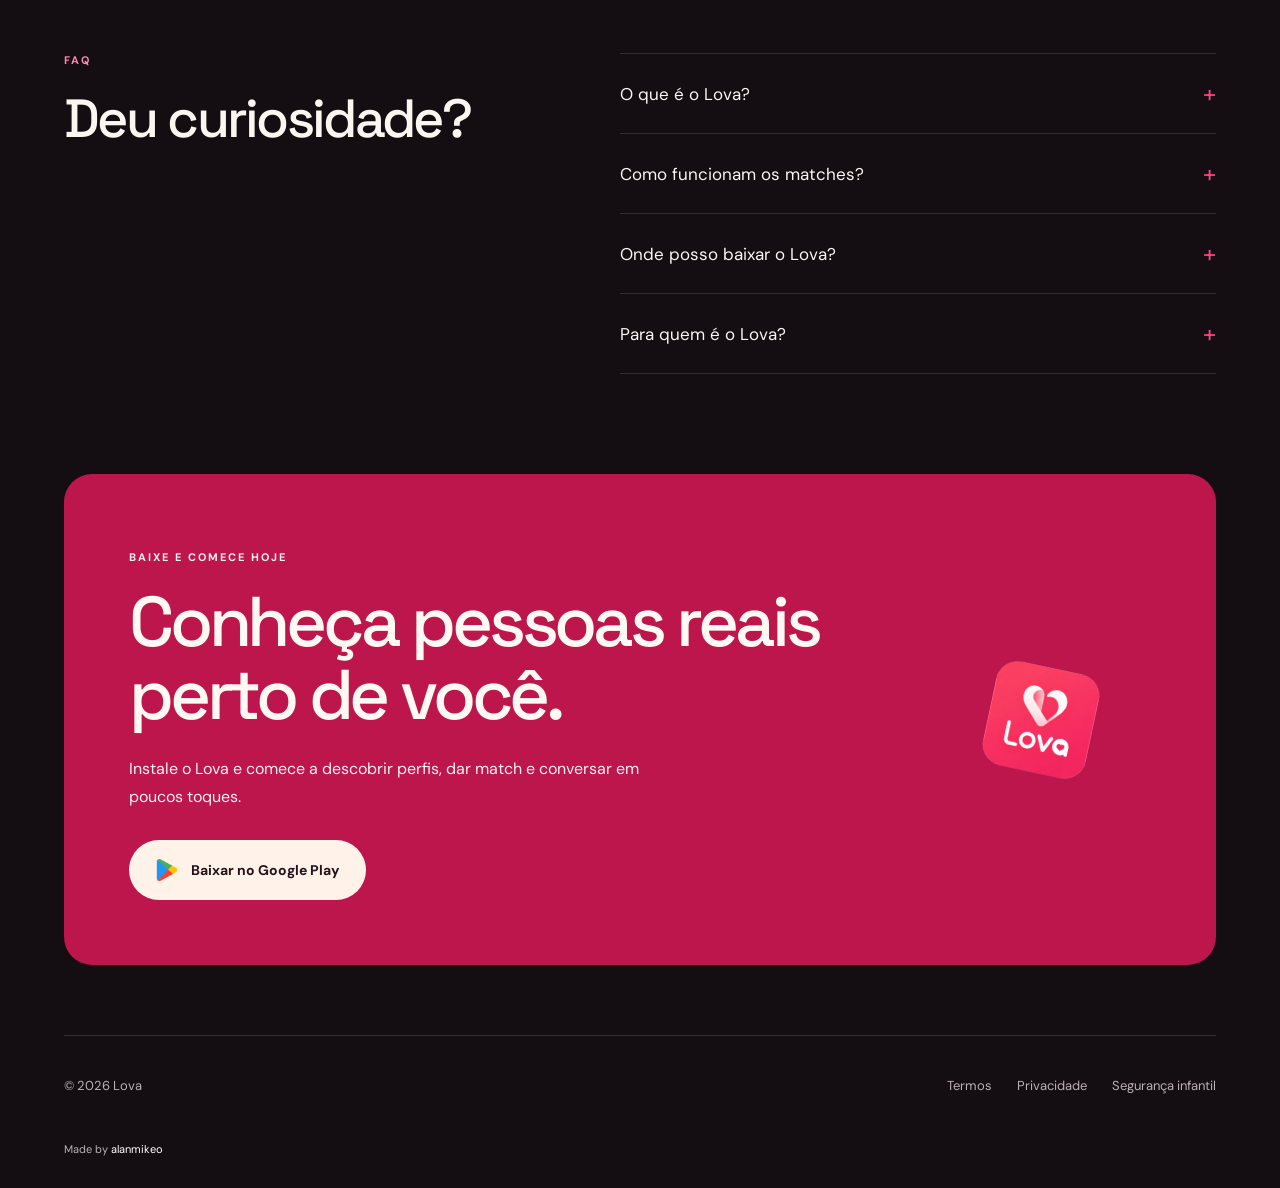
<file: pt-br/index.html>
<!doctype html>
<html lang="pt-BR">
  <head>
    <meta charset="utf-8" />
    <meta name="viewport" content="width=device-width, initial-scale=1" />
    <title>Lova | App de namoro para conhecer pessoas perto</title>
    <meta
      name="description"
      content="Lova é um app de namoro e relacionamento para conhecer pessoas por perto: swipe, match, chat, paquera e conversas reais."
    />
    <meta name="robots" content="index, follow, max-image-preview:large" />
    <meta name="googlebot" content="index, follow, max-image-preview:large" />
    <meta name="author" content="alanmikeo" />
    <meta name="application-name" content="Lova" />
    <meta name="apple-mobile-web-app-title" content="Lova" />
    <meta name="format-detection" content="telephone=no" />
    <link rel="canonical" href="https://alanmikeo.github.io/lova-dating/pt-br/" />
    <link rel="alternate" hreflang="x-default" href="https://alanmikeo.github.io/lova-dating/" />
    <link rel="alternate" hreflang="en" href="https://alanmikeo.github.io/lova-dating/" />
    <link rel="alternate" hreflang="es" href="https://alanmikeo.github.io/lova-dating/es/" />
    <link rel="alternate" hreflang="pt-BR" href="https://alanmikeo.github.io/lova-dating/pt-br/" />
    <link rel="sitemap" type="application/xml" href="https://alanmikeo.github.io/lova-dating/sitemap.xml" />
    <link rel="icon" href="../lova-imgs/logo.png" />
    <link rel="apple-touch-icon" href="../lova-imgs/logo.png" />
    <meta property="og:site_name" content="Lova" />
    <meta property="og:title" content="Lova | App de namoro para conhecer pessoas perto" />
    <meta
      property="og:description"
      content="App de namoro e relacionamento com swipe, match e chat para conhecer pessoas por perto e começar conversas reais."
    />
    <meta property="og:url" content="https://alanmikeo.github.io/lova-dating/pt-br/" />
    <meta property="og:image" content="https://alanmikeo.github.io/lova-dating/lova-imgs/card.png" />
    <meta property="og:image:alt" content="Lova app de namoro com swipe, match e chat" />
    <meta property="og:locale" content="pt_BR" />
    <meta property="og:type" content="website" />
    <meta name="twitter:card" content="summary_large_image" />
    <meta name="twitter:title" content="Lova | App de namoro para conhecer pessoas perto" />
    <meta
      name="twitter:description"
      content="Swipe, match e chat em um app de namoro feito para conhecer pessoas reais por perto."
    />
    <meta name="twitter:image" content="https://alanmikeo.github.io/lova-dating/lova-imgs/card.png" />
    <meta name="theme-color" content="#f22c68" />
    <link rel="stylesheet" href="../styles.css" />
    <script type="application/ld+json">{
  "@context": "https://schema.org",
  "@graph": [
    {
      "@type": "WebSite",
      "@id": "https://alanmikeo.github.io/lova-dating/pt-br/#website",
      "url": "https://alanmikeo.github.io/lova-dating/pt-br/",
      "name": "Lova",
      "inLanguage": "pt-BR",
      "description": "Página oficial do Lova, app de namoro e relacionamento para conhecer pessoas por perto."
    },
    {
      "@type": "SoftwareApplication",
      "@id": "https://alanmikeo.github.io/lova-dating/pt-br/#app",
      "name": "Lova",
      "operatingSystem": "Android",
      "applicationCategory": "SocialNetworkingApplication",
      "applicationSubCategory": "Dating app",
      "url": "https://alanmikeo.github.io/lova-dating/pt-br/",
      "downloadUrl": "https://play.google.com/store/apps/details?id=com.alanmikeo.lova",
      "installUrl": "https://play.google.com/store/apps/details?id=com.alanmikeo.lova",
      "image": "https://alanmikeo.github.io/lova-dating/lova-imgs/card.png",
      "description": "Lova é um app de namoro e relacionamento para conhecer pessoas por perto, dar swipe, fazer match e conversar no chat.",
      "keywords": "app de namoro, aplicativo de relacionamento, conhecer pessoas por perto, swipe, match, chat, paquera, ficar, conexões reais",
      "isAccessibleForFree": true,
      "offers": {
        "@type": "Offer",
        "price": "0",
        "priceCurrency": "BRL",
        "availability": "https://schema.org/InStock",
        "url": "https://play.google.com/store/apps/details?id=com.alanmikeo.lova"
      },
      "audience": {
        "@type": "PeopleAudience",
        "suggestedMinAge": 18
      }
    },
    {
      "@type": "WebPage",
      "@id": "https://alanmikeo.github.io/lova-dating/pt-br/#webpage",
      "url": "https://alanmikeo.github.io/lova-dating/pt-br/",
      "name": "Lova | App de namoro para conhecer pessoas perto",
      "inLanguage": "pt-BR",
      "isPartOf": {
        "@id": "https://alanmikeo.github.io/lova-dating/#website"
      }
    },
    {
      "@type": "FAQPage",
      "@id": "https://alanmikeo.github.io/lova-dating/pt-br/#faq",
      "inLanguage": "pt-BR",
      "mainEntity": [
        {
          "@type": "Question",
          "name": "O que é o Lova?",
          "acceptedAnswer": {
            "@type": "Answer",
            "text": "O Lova é um app de namoro para descobrir pessoas por perto, dar match por interesse mútuo e começar uma conversa."
          }
        },
        {
          "@type": "Question",
          "name": "Como funcionam os matches?",
          "acceptedAnswer": {
            "@type": "Answer",
            "text": "Explore perfis e demonstre seu interesse. Quando o interesse é recíproco, vocês podem começar a conversar."
          }
        },
        {
          "@type": "Question",
          "name": "Onde posso baixar o Lova?",
          "acceptedAnswer": {
            "@type": "Answer",
            "text": "O Lova está disponível para Android no Google Play. Use qualquer botão de download desta página."
          }
        },
        {
          "@type": "Question",
          "name": "Para quem é o Lova?",
          "acceptedAnswer": {
            "@type": "Answer",
            "text": "O Lova é destinado a pessoas com 18 anos ou mais."
          }
        }
      ]
    }
  ]
}</script>
  <link rel="preconnect" href="https://fonts.googleapis.com" />
<link rel="preconnect" href="https://fonts.gstatic.com" crossorigin />
<link href="https://fonts.googleapis.com/css2?family=DM+Sans:wght@400;500;600;700&family=Space+Grotesk:wght@400;500;600;700&display=swap" rel="stylesheet" />
    <script src="../navigation.js" defer></script>
  </head>
  <body><a class="skip-link" href="#main">Pular para o conteúdo</a>
    <header class="site-header">
      <div class="nav-shell">
        <a class="brand" href="#" aria-label="Lova">
          <img src="../lova-imgs/logo.png" alt="Lova" width="1254" height="1254" />
          <span>lova<span class="brand-dot">®</span></span>
        </a>

        <nav class="section-nav" aria-label="Explore o Lova"><a href="#how">Como funciona</a><a href="#screens">Explore o Lova</a></nav><nav class="header-languages" aria-label="Opções de idioma">
          <a href="../">EN</a>
          <a href="../es/">ES</a>
          <span aria-current="page">PT</span>
        </nav>

        <a
          class="header-cta"
          href="https://play.google.com/store/apps/details?id=com.alanmikeo.lova"
          rel="noopener noreferrer"
        >
          <img src="../lova-imgs/google-play.png" alt="" width="512" height="512" />
          <span>Baixar</span>
        </a>
      </div>
    </header>

    <main id="main">
      <section class="hero" aria-labelledby="hero-title">
        <div class="hero-inner">
          <div class="hero-content">
            <p class="hero-kicker"><span></span>Sua próxima boa história começa com um oi.</p>
            <p class="eyebrow">Swipe. Match. Chat.</p>
            <h1 id="hero-title">Menos scroll.<br>Mais <em>química.</em></h1>
            <p class="hero-copy">
              Lova é um app de namoro para conversas reais, matches rápidos e
              conexões simples com pessoas ao seu redor.
            </p>

            <div class="hero-actions" aria-label="Ações principais">
              <a
                class="store-button store-button-light"
                href="https://play.google.com/store/apps/details?id=com.alanmikeo.lova"
                rel="noopener noreferrer"
              >
                <img class="play-mark" src="../lova-imgs/google-play.png" alt="" width="512" height="512" />
                Baixar no Google Play
              </a>
            </div><p class="download-note">Android · Para maiores de 18 anos</p>
          </div>

          <div class="hero-showcase" aria-hidden="true"><div class="orbit orbit-one"></div><div class="orbit orbit-two"></div><span class="spark-symbol">✳</span><img src="../lova-imgs/swipe phone.png" alt="" fetchpriority="high" width="1024" height="1536" /><span class="match-label">♥ &nbsp; Deu match!</span>
          </div>
        </div>
      </section>

      <div class="marquee" aria-hidden="true"><span>SWIPE ✳ MATCH ✳ CHAT ✳ Uma faísca. Uma conexão de verdade. ✳</span></div><section id="how" class="proof" aria-label="Resumo do app">
        <div>
          <span>01</span>
          <h2>Descubra pessoas perto</h2>
          <p>Veja perfis próximos e encontre solteiros com interesses em comum.</p>
        </div>
        <div>
          <span>02</span>
          <h2>Dê swipe e match</h2>
          <p>Curtiu e foi curtido? O match abre espaço para paquera e conversa.</p>
        </div>
        <div>
          <span>03</span>
          <h2>Converse no chat</h2>
          <p>Chat simples para transformar afinidade em conexão real.</p>
        </div>
      </section>

      <section class="seo-strip" aria-labelledby="seo-title">
        <p class="eyebrow">Namoro, paquera e conexão real</p>
        <h2 id="seo-title">Para quem cansou de match vazio.</h2>
        <p>
          O Lova junta o que importa em um dating app moderno: perfis por perto,
          swipe rápido, match recíproco e chat direto. Para namorar, paquerar,
          ficar, conhecer alguém novo ou simplesmente começar uma boa conversa
          com mais naturalidade.
        </p>
      </section>

      <section class="promo-card" aria-labelledby="promo-title">
        <div class="promo-copy">
          <p class="eyebrow">Pessoas reais. Conexões reais.</p>
          <h2 id="promo-title">Um jeito direto de conhecer alguém novo.</h2>
          <p>
            O Lova foi criado para um fluxo simples: descobrir perfis, combinar
            por interesse real e começar uma conversa sem fricção.
          </p>
          <a
            class="store-button store-button-light"
            href="https://play.google.com/store/apps/details?id=com.alanmikeo.lova"
            rel="noopener noreferrer"
          >
            <img class="play-mark" src="../lova-imgs/google-play.png" alt="" width="512" height="512" />
            Baixar no Google Play
          </a>
        </div>

        <img
          class="promo-image"
          src="../lova-imgs/card.png"
          alt="Card promocional do Lova, app de namoro com swipe, match e chat"
          loading="lazy"
        width="1448" height="1086" />
      </section>

      <section id="screens" class="screens" aria-label="Telas do Lova">
        <div class="section-title">
          <p>Por dentro do Lova</p>
          <h2>Swipe, match e chat sem fricção.</h2>
        </div>

        <div class="screen-row">
          <img src="../lova-imgs/swipe phone.png" alt="Tela de swipe para descobrir pessoas por perto no Lova" loading="lazy" width="1024" height="1536" />
          <img src="../lova-imgs/matches phone.png" alt="Tela de matches do app de namoro Lova" loading="lazy" width="1024" height="1536" />
          <img src="../lova-imgs/chat phone.png" alt="Tela de chat para conversar com matches no Lova" loading="lazy" width="1024" height="1536" />
        </div>
      </section>

      <section class="faq" aria-labelledby="faq-title"><p class="eyebrow">FAQ</p><h2 id="faq-title">Deu curiosidade?</h2><details><summary>O que é o Lova?<span aria-hidden="true">+</span></summary><p>O Lova é um app de namoro para descobrir pessoas por perto, dar match por interesse mútuo e começar uma conversa.</p></details><details><summary>Como funcionam os matches?<span aria-hidden="true">+</span></summary><p>Explore perfis e demonstre seu interesse. Quando o interesse é recíproco, vocês podem começar a conversar.</p></details><details><summary>Onde posso baixar o Lova?<span aria-hidden="true">+</span></summary><p>O Lova está disponível para Android no Google Play. Use qualquer botão de download desta página.</p></details><details><summary>Para quem é o Lova?<span aria-hidden="true">+</span></summary><p>O Lova é destinado a pessoas com 18 anos ou mais.</p></details></section><section class="final-cta" aria-labelledby="final-title">
        <div class="final-cta-inner">
          <div class="final-copy">
            <p class="eyebrow">Baixe e comece hoje</p>
            <h2 id="final-title">Conheça pessoas reais perto de você.</h2>
            <p>
              Instale o Lova e comece a descobrir perfis, dar match e conversar
              em poucos toques.
            </p>

            <a
              class="store-button store-button-light"
              href="https://play.google.com/store/apps/details?id=com.alanmikeo.lova"
              rel="noopener noreferrer"
            >
              <img class="play-mark" src="../lova-imgs/google-play.png" alt="" width="512" height="512" />
              Baixar no Google Play
            </a>
          </div>

          <div class="final-mark" aria-hidden="true">
            <img src="../lova-imgs/nobg.png" alt="" loading="lazy" width="1024" height="1024" />
          </div>
        </div>
      </section>
    </main>

    <footer class="site-footer">
      <div class="footer-main">
        <p>© 2026 Lova</p>
        <div class="footer-links">
          <a href="https://alanmikeo.github.io/lova-legal/#terms">Termos</a>
          <a href="https://alanmikeo.github.io/lova-legal/#privacy">Privacidade</a>
          <a href="https://alanmikeo.github.io/lova-legal/#child-safety">Segurança infantil</a>
        </div>
      </div>

      <div class="developer-credit">
        <a href="https://alanmikeo.github.io" target="_blank" rel="noopener">
          Made by <span>alanmikeo</span>
        </a>
      </div>

    </footer>
  </body>
</html>
</file>
<file: styles.css>
:root {
  color-scheme:dark;
  --ink:#fcf6f1;
  --muted:#bcb0b7;
  --paper:#140d12;
  --brand:#ff467d;
  --line:#ffffff20;
  --plum:#301622
}
* {
  box-sizing:border-box
}
html {
  scroll-behavior:smooth;
  scroll-padding-top:110px
}
body {
  margin:0;
  background:var(--paper);
  color:var(--ink);
  font-family:'DM Sans',sans-serif;
  min-width:320px
}
a {
  color:inherit;
  text-decoration:none
}
img {
  display:block;
  max-width:100%;
  height:auto
}
h1,h2,h3,.brand {
  font-family:'Space Grotesk',sans-serif
}
a,summary {
   -webkit-tap-highlight-color:transparent
}
a:focus-visible,summary:focus-visible {
  outline:3px solid #ffb4cc;
  outline-offset:6px
}
::selection {
  background:var(--brand);
  color:#fff
}
.skip-link {
  position:fixed;
  left:20px;
  top:-100px;
  background:white;
  color:#141014;
  padding:14px;
  z-index:99
}
.skip-link:focus {
  top:15px
}
.site-header {
  position:absolute;
  top:0;
  left:0;
  right:0;
  z-index:10;
  border-bottom:1px solid var(--line)
}
.nav-shell {
  max-width:1480px;
  margin:auto;
  height:96px;
  padding:0 5%;
  display:flex;
  align-items:center;
  gap:32px
}
.brand {
  display:flex;
  align-items:center;
  gap:9px;
  font-size:36px;
  font-weight:700;
  letter-spacing:-2px
}
.brand img {
  width:40px;
  height:40px;
  border-radius:12px
}
.brand-dot {
  font-family:sans-serif;
  font-size:12px;
  vertical-align:top;
  display:inline-block;
  margin:7px 0 0 4px;
  letter-spacing:0
}
.section-nav {
  display:flex;
  gap:30px;
  margin:auto;
  font-size:14px;
  color:#d4c7ce
}
.section-nav a:hover,.footer-links a:hover {
  color:var(--brand)
}
.header-languages {
  display:flex;
  gap:3px;
  align-items:center
}
.header-languages a,.header-languages span {
  font-size:12px;
  letter-spacing:.06em;
  padding:9px;
  color:#bdb0b8
}
.header-languages span {
  color:white;
  border-bottom:2px solid var(--brand)
}
.header-cta {
  display:flex;
  align-items:center;
  gap:9px;
  border:1px solid #ffffff50;
  padding:13px 20px;
  border-radius:100px;
  font-size:13px;
  font-weight:700
}
.header-cta img {
  width:16px;
  height:16px;
  object-fit:contain
}
.header-cta:hover {
  background:#ffffff15
}
.hero {
  position:relative;
  overflow:hidden;
  background:radial-gradient(ellipse at 88% 52%,#7f173c66,transparent 55%),radial-gradient(ellipse at 0 100%,#51202c44,transparent 50%),#140d12
}
.hero-inner {
  max-width:1480px;
  width:90%;
  margin:auto;
  min-height:850px;
  min-height:100svh;
  display:grid;
  grid-template-columns:1.1fr 1fr;
  align-items:center;
  gap:3%;
  padding:155px 0 88px
}
.hero-content {
  position:relative;
  z-index:2
}
.hero-kicker {
  display:flex;
  gap:10px;
  align-items:center;
  font-size:13px;
  color:#e3cbd7;
  margin:0 0 32px
}
.hero-kicker>span {
  width:7px;
  height:7px;
  background:#ff8db1;
  border-radius:50%;
  box-shadow:0 0 18px #ff467d
}
.eyebrow,.section-title>p {
  font-size:11px;
  font-weight:700;
  letter-spacing:.18em;
  text-transform:uppercase;
  color:#ff88ad
}
.hero .eyebrow {
  margin-bottom:18px;
  color:#f22c68
}
.hero h1 {
  font-size:clamp(64px,7.2vw,112px);
  line-height:1.02;
  letter-spacing:-.07em;
  margin:0 0 28px;
  font-weight:500
}
.hero h1 em {
  font-style:normal;
  color:#f22c68
}
.hero-copy {
  max-width:445px;
  font-size:17px;
  line-height:1.8;
  color:var(--muted);
  margin:0
}
.hero-actions {
  margin:32px 0 0;
  display:flex;
  align-items:center
}
.store-button {
  display:inline-flex;
  align-items:center;
  justify-content:center;
  gap:13px;
  background:var(--brand);
  color:#170d12;
  padding:19px 27px;
  border-radius:100px;
  font-size:14px;
  font-weight:700;
  transition:transform .2s,background .2s
}
.store-button:hover {
  transform:translateY(-3px);
  background:#ff81a7
}
.play-mark {
  width:22px;
  height:22px;
  object-fit:contain
}
.download-note {
  font-size:11px;
  letter-spacing:.06em;
  color:#c0a7b3;
  margin-top:17px
}
.hero-showcase {
  position:relative;
  display:grid;
  place-items:center;
  isolation:isolate;
  min-width:0
}
.hero-showcase>img {
  width:min(75%,370px);
  border-radius:38px;
  transform:rotate(9deg);
  box-shadow:0 35px 95px #0008;
  position:relative
}
.orbit {
  position:absolute;
  width:110%;
  aspect-ratio:1;
  border:1px solid #ff7fa437;
  border-radius:50%;
  z-index:-1
}
.orbit-two {
  width:90%;
  background:radial-gradient(circle,#f82e6830,transparent 70%);
  transform:rotate(-25deg);
  border-color:#ff7fa41a
}
.orbit-one:after {
  content:'';
  position:absolute;
  top:20%;
  left:8%;
  width:14px;
  height:14px;
  border-radius:50%;
  background:#ff84a8;
  box-shadow:0 0 40px #ff467d
}
.spark-symbol {
  position:absolute;
  right:0;
  top:8%;
  font-size:85px;
  color:#ff809d;
  transform:rotate(15deg)
}
.match-label {
  position:absolute;
  bottom:15%;
  left:0;
  padding:20px 27px;
  background:#fff8ef;
  color:#772640;
  border-radius:15px;
  box-shadow:0 15px 60px #0005;
  transform:rotate(-9deg);
  font-size:20px;
  font-weight:700;
  font-family:'Space Grotesk',sans-serif
}
.marquee {
  background:#ff467d;
  color:#260d18;
  overflow:hidden;
  padding:22px 0;
  text-align:center;
  border-top:1px solid #ff7ba0;
  transform:rotate(-1.5deg);
  width:100%;
  font-family:'Space Grotesk',sans-serif;
  font-size:clamp(15px,2vw,28px);
  font-weight:600;
  letter-spacing:.06em
}
.marquee span {
  white-space:nowrap
}
.proof,.seo-strip,.promo-card,.screens,.faq,.site-footer,.final-cta {
  width:90%;
  max-width:1332px;
  margin-left:auto;
  margin-right:auto
}
.proof {
  display:grid;
  grid-template-columns:repeat(3,1fr);
  gap:50px;
  padding:100px 0
}
.proof>div {
  border-top:1px solid var(--line);
  padding-top:22px
}
.proof span {
  font-family:'Space Grotesk',sans-serif;
  font-size:13px;
  color:var(--brand)
}
.proof h2 {
  font-size:25px;
  letter-spacing:-.04em;
  font-weight:500;
  margin:30px 0 14px
}
.proof p {
  font-size:15px;
  line-height:1.8;
  color:var(--muted);
  max-width:320px;
  margin:0
}
.seo-strip {
  padding:30px 0 110px;
  display:grid;
  grid-template-columns:1fr 1fr;
  gap:22px 10%;
  align-items:center
}
.seo-strip .eyebrow {
  grid-column:1/-1
}
.seo-strip h2 {
  font-size:clamp(36px,4.5vw,66px);
  line-height:1.08;
  letter-spacing:-.05em;
  font-weight:500;
  margin:0
}
.seo-strip>p:last-child {
  color:var(--muted);
  line-height:1.9;
  font-size:16px;
  margin:0
}
.promo-card {
  display:grid;
  grid-template-columns:.9fr 1.1fr;
  gap:7%;
  align-items:center;
  padding:65px;
  background:#24131d;
  border:1px solid #ffffff12;
  border-radius:28px;
  overflow:hidden
}
.promo-copy h2 {
  font-size:clamp(35px,4vw,60px);
  font-weight:500;
  line-height:1.08;
  letter-spacing:-.05em;
  margin:22px 0
}
.promo-copy p:not(.eyebrow) {
  color:var(--muted);
  font-size:15px;
  line-height:1.9;
  margin-bottom:28px
}
.promo-image {
  border-radius:18px;
  box-shadow:0 25px 50px #0003
}
.store-button-light {
  background:#fff3e9;
  color:#24131d
}
.store-button-light:hover {
  background:#ffd6df
}
.screens {
  padding:110px 0 120px
}
.section-title {
  display:flex;
  justify-content:space-between;
  align-items:start;
  gap:40px;
  margin-bottom:52px
}
.section-title h2 {
  max-width:650px;
  font-size:clamp(36px,4.5vw,64px);
  font-weight:500;
  line-height:1.08;
  letter-spacing:-.05em;
  margin:0
}
.screen-row {
  display:grid;
  grid-template-columns:repeat(3,1fr);
  gap:26px;
  align-items:start
}
.screen-row img {
  width:100%;
  border-radius:24px;
  border:1px solid #ffffff16;
  transition:transform .3s
}
.screen-row img:hover {
  transform:translateY(-8px)
}
.screen-row img:nth-child(2) {
  margin-top:42px
}
.screen-row img:nth-child(3) {
  margin-top:84px
}
.faq {
  display:grid;
  grid-template-columns:.85fr 1.15fr;
  column-gap:10%;
  padding-bottom:100px
}
.faq>.eyebrow {
  grid-column:1;
  grid-row:1;
  margin:0 0 24px
}
.faq>h2 {
  grid-column:1;
  grid-row:2/6;
  font-size:clamp(36px,4.2vw,62px);
  font-weight:500;
  letter-spacing:-.05em;
  line-height:1.05;
  margin:0
}
.faq details {
  grid-column:2;
  border-bottom:1px solid var(--line);
  padding:24px 0
}
.faq details:first-of-type {
  grid-row:1/3;
  border-top:1px solid var(--line)
}
.faq summary {
  cursor:pointer;
  list-style:none;
  display:flex;
  align-items:center;
  justify-content:space-between;
  gap:20px;
  font-size:17px
}
.faq summary::-webkit-details-marker {
  display:none
}
.faq summary span {
  color:var(--brand);
  font-size:24px
}
.faq details[open] summary span {
  transform:rotate(45deg)
}
.faq details p {
  color:var(--muted);
  font-size:15px;
  line-height:1.8;
  margin-bottom:0
}
.final-cta {
  background:#bd164c;
  color:#fff8f3;
  border-radius:28px;
  overflow:hidden;
  margin-bottom:70px
}
.final-cta-inner {
  display:grid;
  grid-template-columns:1fr 220px;
  align-items:center;
  gap:8%;
  padding:65px
}
.final-cta .eyebrow {
  color:#fff0f5
}
.final-copy h2 {
  font-size:clamp(40px,5.5vw,80px);
  font-weight:500;
  line-height:1.04;
  letter-spacing:-.06em;
  margin:22px 0
}
.final-copy>p:not(.eyebrow) {
  max-width:530px;
  line-height:1.8;
  color:#fff0f5;
  margin-bottom:28px
}
.final-mark {
  transform:rotate(12deg)
}
.site-footer {
  padding:0 0 32px;
  color:var(--muted);
  font-size:13px
}
.footer-main,.footer-links {
  display:flex;
  justify-content:space-between;
  align-items:center;
  gap:25px
}
.footer-main {
  border-top:1px solid var(--line);
  padding-top:28px
}
.developer-credit {
  margin-top:35px;
  font-size:11px
}
.developer-credit span {
  color:#fff
}
.hero-content {
  animation:enter .75s ease-out
}
@keyframes enter {
  from {
  opacity:0;
  transform:translateY(18px)
}
to {
  opacity:1;
  transform:translateY(0)
}

}

@media(min-width:1600px) {
  .hero-inner {
  min-height:900px
}

}

@media(max-width:1000px) {
  .nav-shell {
  gap:18px
}
.section-nav {
  gap:18px
}
.hero-inner {
  min-height:740px
}
.hero h1 {
  font-size:70px
}
.hero-showcase>img {
  width:85%
}
.match-label {
  font-size:16px;
  padding:15px
}
.promo-card {
  padding:35px
}
.proof {
  gap:25px
}
.final-cta-inner {
  padding:40px
}
.hero-kicker {
  font-size:11px
}

}

@media(max-width:720px) {
  html {
  scroll-padding-top:20px
}
.nav-shell {
  height:80px;
  gap:12px;
  padding:0 5%
}
.brand {
  font-size:28px
}
.brand img {
  width:30px;
  height:30px
}
.section-nav {
  display:none
}
.header-languages {
  margin-left:auto
}
.header-languages a,.header-languages span {
  padding:8px 6px;
  font-size:11px
}
.header-cta {
  font-size:11px;
  padding:11px 13px
}
.header-cta img {
  display:none
}
.hero-inner {
  grid-template-columns:1fr;
  padding:125px 0 70px;
  gap:54px;
  min-height:auto
}
.hero h1 {
  font-size:clamp(58px,12.5vw,88px)
}
.hero-kicker {
  font-size:12px;
  margin-bottom:24px
}
.hero-copy {
  max-width:480px;
  font-size:16px
}
.hero-showcase {
  width:85%;
  max-width:420px;
  justify-self:center
}
.hero-showcase>img {
  width:72%
}
.orbit {
  width:105%
}
.spark-symbol {
  font-size:64px
}
.match-label {
  left:-4%;
  bottom:12%;
  font-size:17px
}
.marquee {
  font-size:15px;
  padding:20px 0
}
.proof {
  grid-template-columns:1fr;
  gap:32px;
  padding:70px 0
}
.proof>div {
  display:grid;
  grid-template-columns:38px 1fr;
  gap:10px 6px
}
.proof h2 {
  margin:0;
  font-size:24px
}
.proof p {
  grid-column:2;
  max-width:none
}
.proof span {
  padding-top:6px
}
.seo-strip {
  grid-template-columns:1fr;
  gap:24px;
  padding:10px 0 70px
}
.seo-strip h2 {
  max-width:450px
}
.promo-card {
  grid-template-columns:1fr;
  padding:28px;
  gap:34px
}
.promo-copy h2 {
  max-width:420px
}
.screens {
  padding:75px 0
}
.section-title {
  display:block;
  margin-bottom:32px
}
.section-title>p {
  margin-bottom:20px
}
.screen-row {
  gap:10px
}
.screen-row img {
  border-radius:12px
}
.screen-row img:nth-child(2) {
  margin-top:22px
}
.screen-row img:nth-child(3) {
  margin-top:44px
}
.faq {
  display:block;
  padding-bottom:70px
}
.faq h2 {
  margin-bottom:32px
}
.faq summary {
  font-size:16px
}
.final-cta-inner {
  grid-template-columns:1fr;
  padding:30px;
  gap:30px
}
.final-mark {
  width:110px;
  justify-self:end
}
.final-cta {
  margin-bottom:45px
}
.footer-main {
  align-items:start;
  flex-direction:column;
  gap:14px
}
.footer-links {
  gap:20px;
  flex-wrap:wrap
}
.store-button {
  font-size:13px;
  padding:18px 23px
}

}

@media(prefers-reduced-motion:reduce) {
  html {
  scroll-behavior:auto
}
*,*:before,*:after {
  animation:none!important;
  transition:none!important
}

}
</file>
